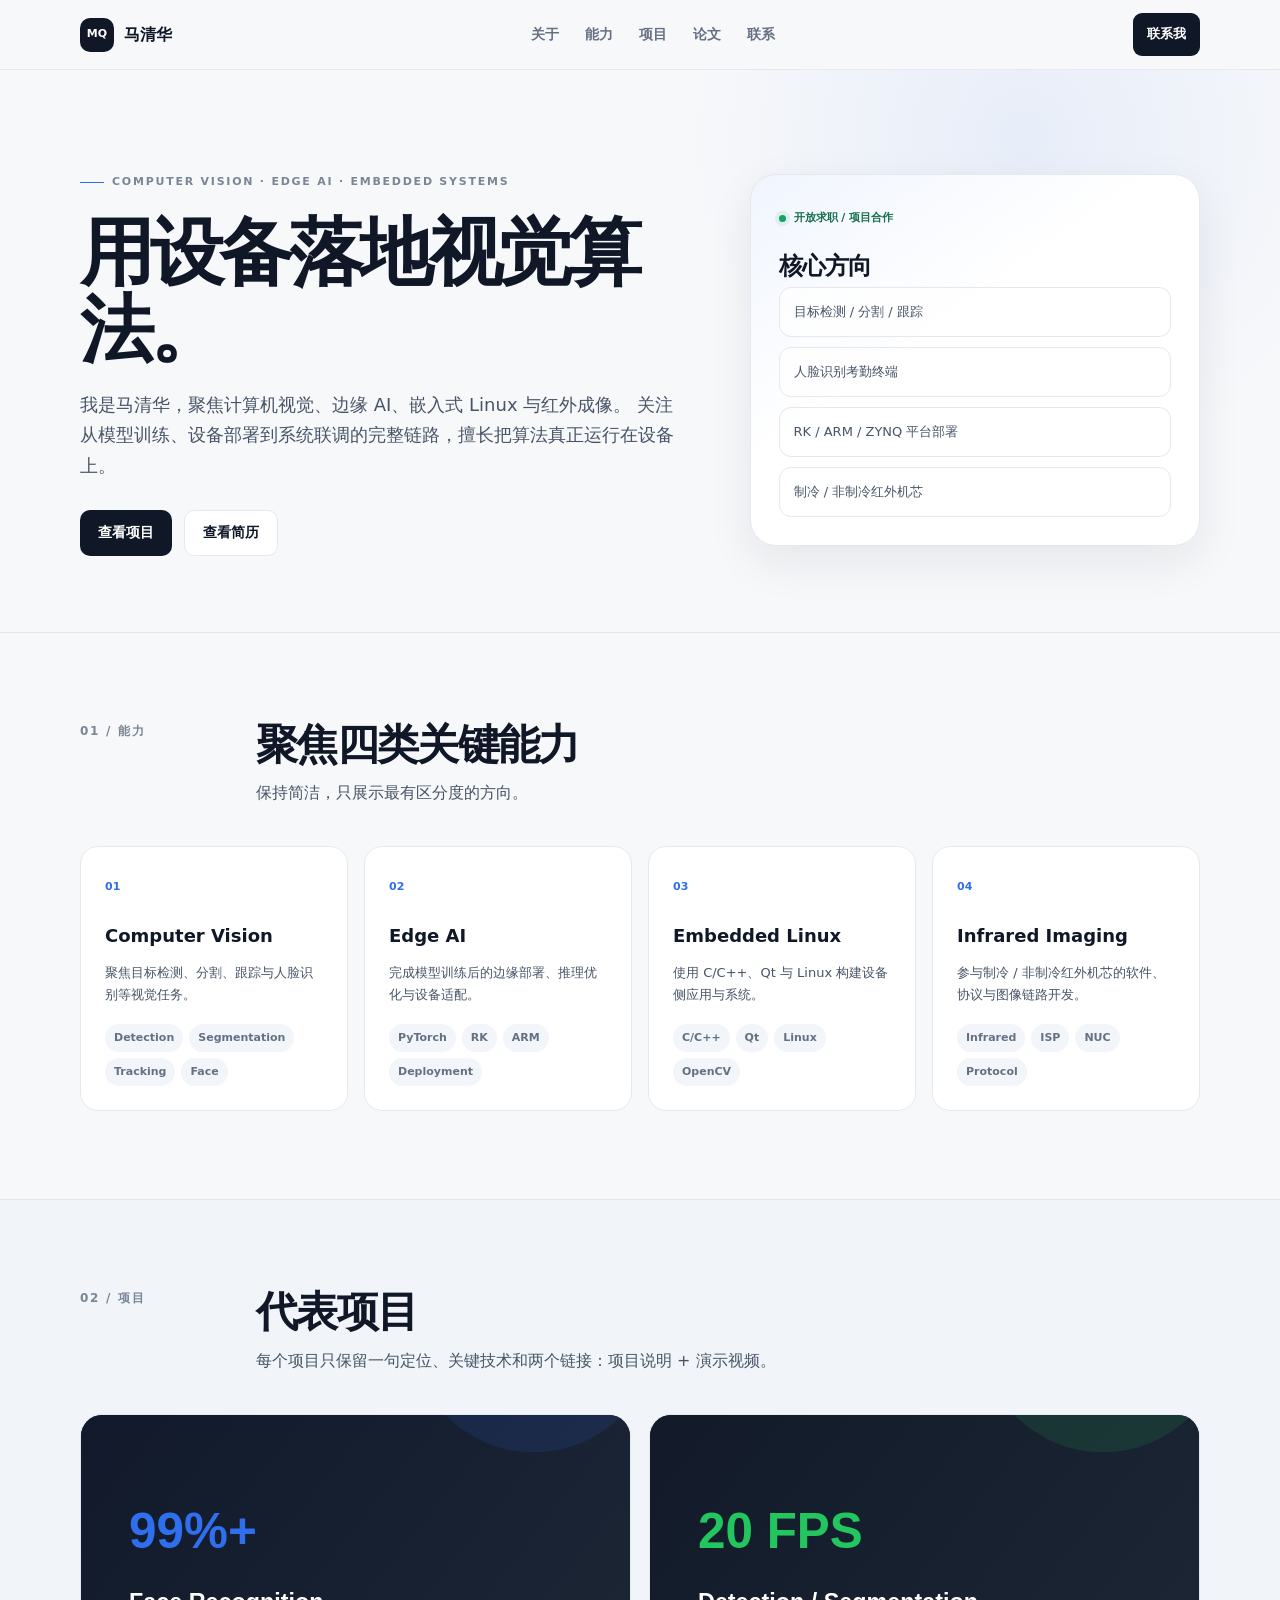
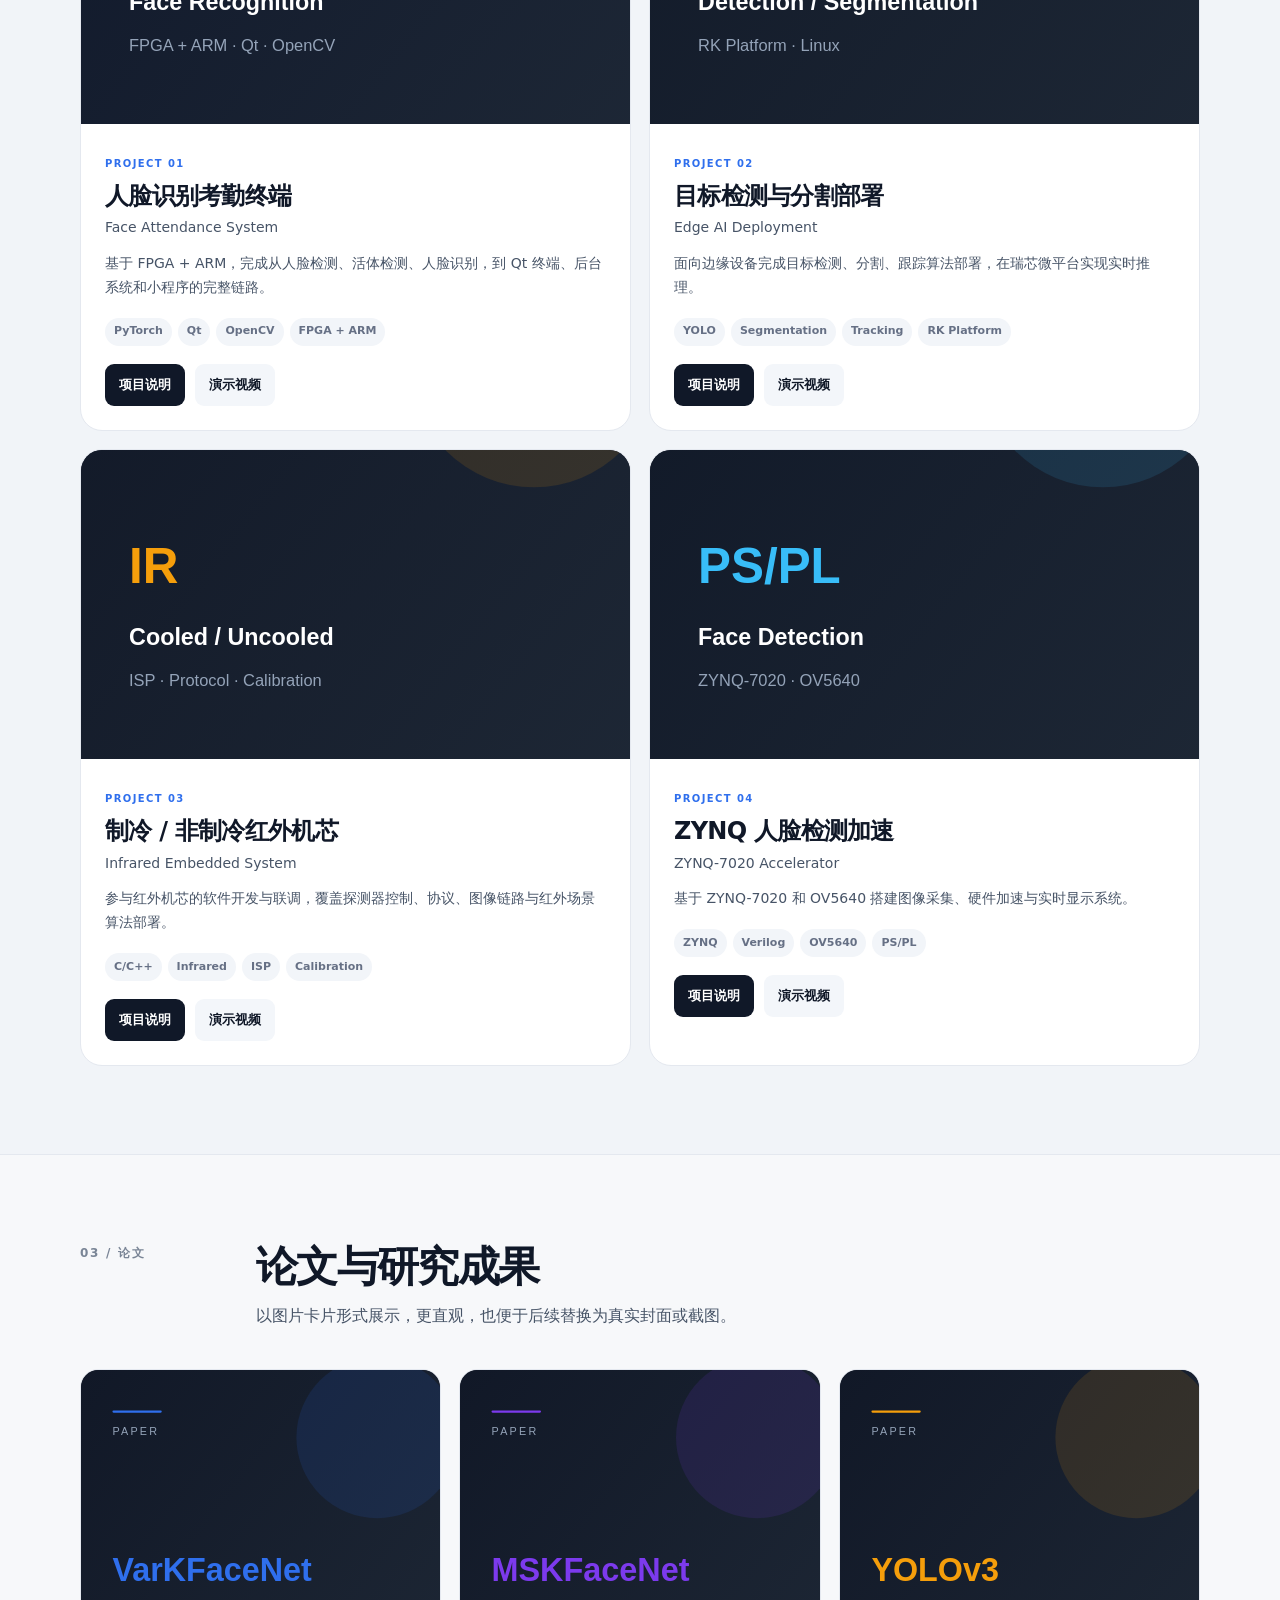
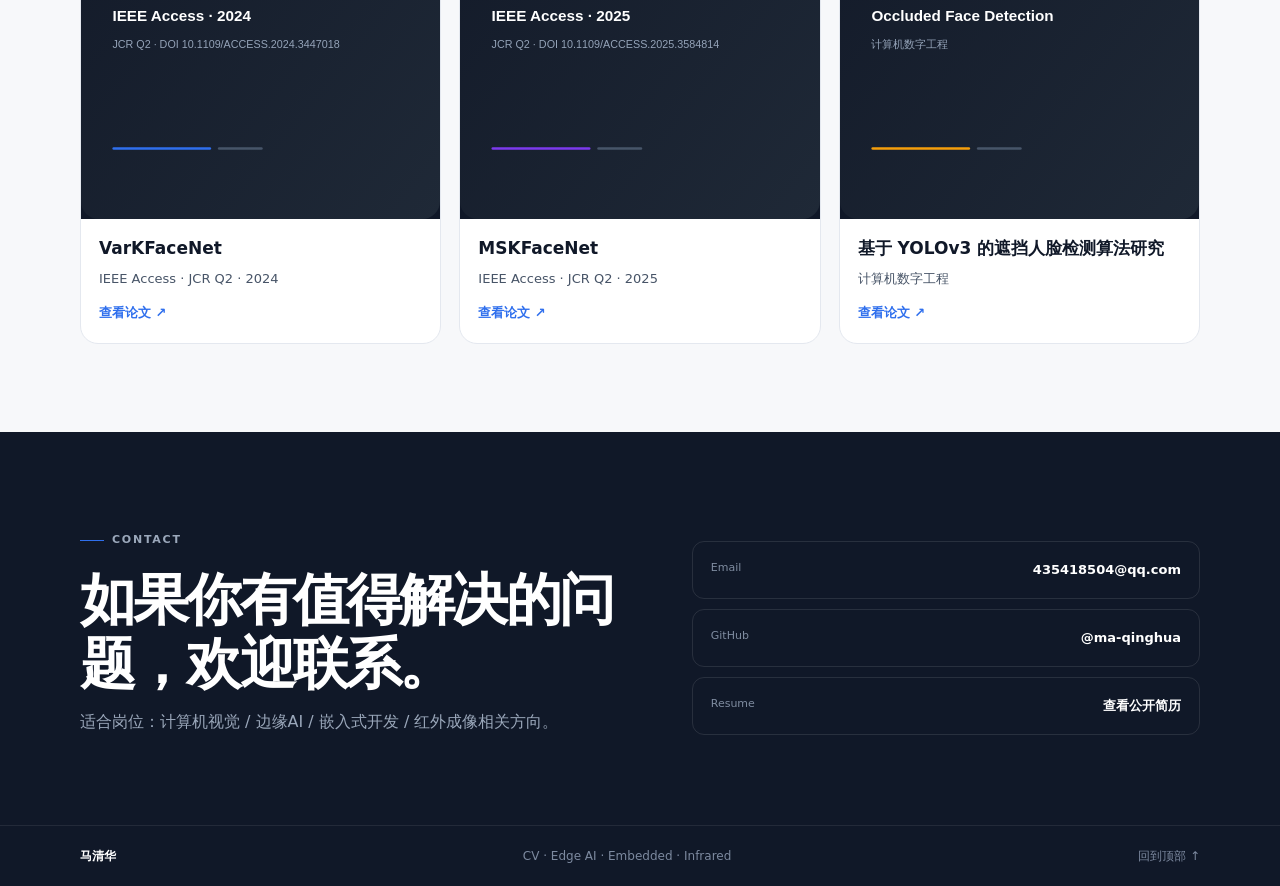
<file: index.html>
<!doctype html>
<html lang="zh-CN">
<head>
  <meta charset="UTF-8" />
  <meta name="viewport" content="width=device-width, initial-scale=1.0" />
  <meta name="description" content="马清华的个人网站：计算机视觉、边缘AI、嵌入式系统、红外成像。简约直接地展示个人能力、项目与论文成果。" />
  <meta name="theme-color" content="#f7f8fa" />
  <title>马清华｜CV · Edge AI · Embedded</title>
  <link rel="icon" href="./favicon.svg" type="image/svg+xml" />
  <link rel="stylesheet" href="./assets/styles/main.css" />
</head>
<body>
  <header class="site-header">
    <div class="page-width header-inner">
      <a class="brand" href="#top"><span class="brand-mark">MQ</span><span>马清华</span></a>
      <nav class="main-nav" id="main-nav">
        <a href="#about">关于</a>
        <a href="#skills">能力</a>
        <a href="#projects">项目</a>
        <a href="#papers">论文</a>
        <a href="#contact">联系</a>
      </nav>
      <div class="header-actions">
        <a class="header-link" href="#contact">联系我</a>
        <button class="menu-button" id="menu-button" aria-label="打开菜单" aria-expanded="false">☰</button>
      </div>
    </div>
  </header>

  <main id="top">
    <section class="hero" id="about">
      <div class="page-width hero-grid">
        <div class="reveal">
          <p class="eyebrow">COMPUTER VISION · EDGE AI · EMBEDDED SYSTEMS</p>
          <h1>用设备落地视觉算法。</h1>
          <p class="hero-summary">
            我是马清华，聚焦计算机视觉、边缘 AI、嵌入式 Linux 与红外成像。
            关注从模型训练、设备部署到系统联调的完整链路，擅长把算法真正运行在设备上。
          </p>
          <div class="hero-actions">
            <a class="button button-primary" href="#projects">查看项目</a>
            <a class="button button-secondary" href="./resume.pdf" target="_blank" rel="noreferrer">查看简历</a>
          </div>
        </div>
        <aside class="hero-panel reveal">
          <div>
            <span class="status"><i></i>开放求职 / 项目合作</span>
            <h2>核心方向</h2>
          </div>
          <ul class="hero-points">
            <li>目标检测 / 分割 / 跟踪</li>
            <li>人脸识别考勤终端</li>
            <li>RK / ARM / ZYNQ 平台部署</li>
            <li>制冷 / 非制冷红外机芯</li>
          </ul>
        </aside>
      </div>
    </section>

    <section class="section" id="skills">
      <div class="page-width">
        <div class="section-head">
          <div class="section-index">01 / 能力</div>
          <div>
            <h2>聚焦四类关键能力</h2>
            <p>保持简洁，只展示最有区分度的方向。</p>
          </div>
        </div>
        <div id="skill-list" class="skill-grid"></div>
      </div>
    </section>

    <section class="section section-soft" id="projects">
      <div class="page-width">
        <div class="section-head">
          <div class="section-index">02 / 项目</div>
          <div>
            <h2>代表项目</h2>
            <p>每个项目只保留一句定位、关键技术和两个链接：项目说明 + 演示视频。</p>
          </div>
        </div>
        <div id="project-list" class="project-grid"></div>
      </div>
    </section>

    <section class="section" id="papers">
      <div class="page-width">
        <div class="section-head">
          <div class="section-index">03 / 论文</div>
          <div>
            <h2>论文与研究成果</h2>
            <p>以图片卡片形式展示，更直观，也便于后续替换为真实封面或截图。</p>
          </div>
        </div>
        <div id="paper-list" class="paper-grid"></div>
      </div>
    </section>

    <section class="contact" id="contact">
      <div class="page-width contact-inner reveal">
        <div>
          <p class="eyebrow eyebrow-light">CONTACT</p>
          <h2>如果你有值得解决的问题，欢迎联系。</h2>
          <p>适合岗位：计算机视觉 / 边缘AI / 嵌入式开发 / 红外成像相关方向。</p>
        </div>
        <div class="contact-links">
          <a href="mailto:435418504@qq.com"><span>Email</span><strong>435418504@qq.com</strong></a>
          <a href="https://github.com/ma-qinghua" target="_blank" rel="noreferrer"><span>GitHub</span><strong>@ma-qinghua</strong></a>
          <a href="./resume.pdf" target="_blank" rel="noreferrer"><span>Resume</span><strong>查看公开简历</strong></a>
        </div>
      </div>
    </section>
  </main>

  <footer class="site-footer">
    <div class="page-width footer-inner">
      <strong>马清华</strong>
      <span>CV · Edge AI · Embedded · Infrared</span>
      <a href="#top">回到顶部 ↑</a>
    </div>
  </footer>

  <script type="module" src="./assets/js/main.js"></script>
</body>
</html>
</file>
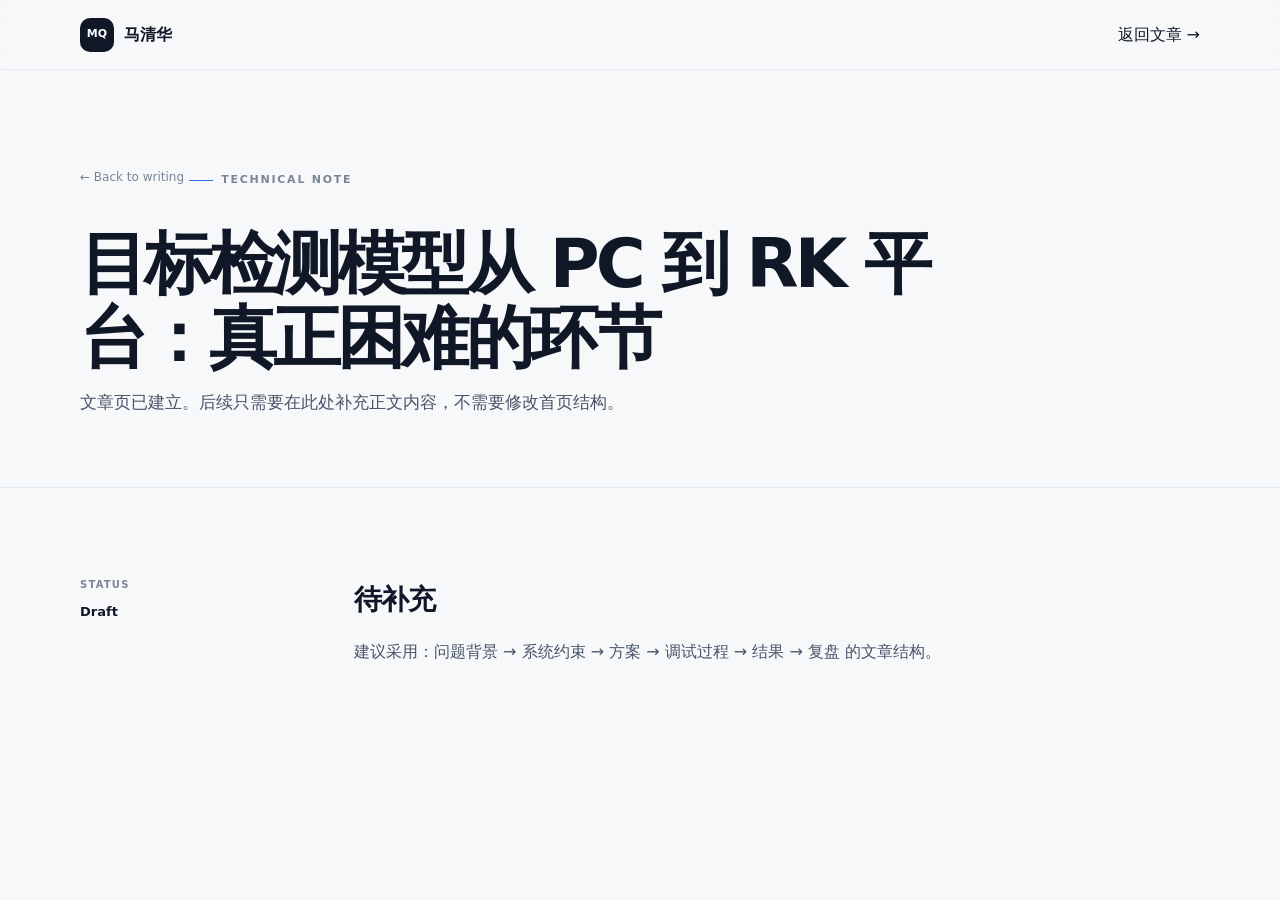
<file: articles/edge-ai-deployment.html>
<!doctype html>
<html lang="zh-CN">
<head>
  <meta charset="UTF-8"/>
  <meta name="viewport" content="width=device-width, initial-scale=1.0"/>
  <title>目标检测模型从 PC 到 RK 平台：真正困难的环节｜马清华</title>
  <link rel="stylesheet" href="../assets/styles/project-detail.css"/>
</head>
<body>
  <header class="site-header">
    <div class="page-width header-inner">
      <a class="brand" href="../index.html"><span class="brand-mark">MQ</span><span>马清华</span></a>
      <a class="header-contact" href="../index.html#writing">返回文章 →</a>
    </div>
  </header>
  <main>
    <section class="detail-hero">
      <div class="page-width">
        <a class="detail-back" href="../index.html#writing">← Back to writing</a>
        <p class="eyebrow">TECHNICAL NOTE</p>
        <h1>目标检测模型从 PC 到 RK 平台：真正困难的环节</h1>
        <p class="detail-lead">文章页已建立。后续只需要在此处补充正文内容，不需要修改首页结构。</p>
      </div>
    </section>
    <section class="section">
      <div class="page-width detail-grid">
        <aside class="detail-side"><span>STATUS</span><strong>Draft</strong></aside>
        <div class="detail-content">
          <section>
            <h2>待补充</h2>
            <p>建议采用：问题背景 → 系统约束 → 方案 → 调试过程 → 结果 → 复盘 的文章结构。</p>
          </section>
        </div>
      </div>
    </section>
  </main>
</body>
</html>
</file>
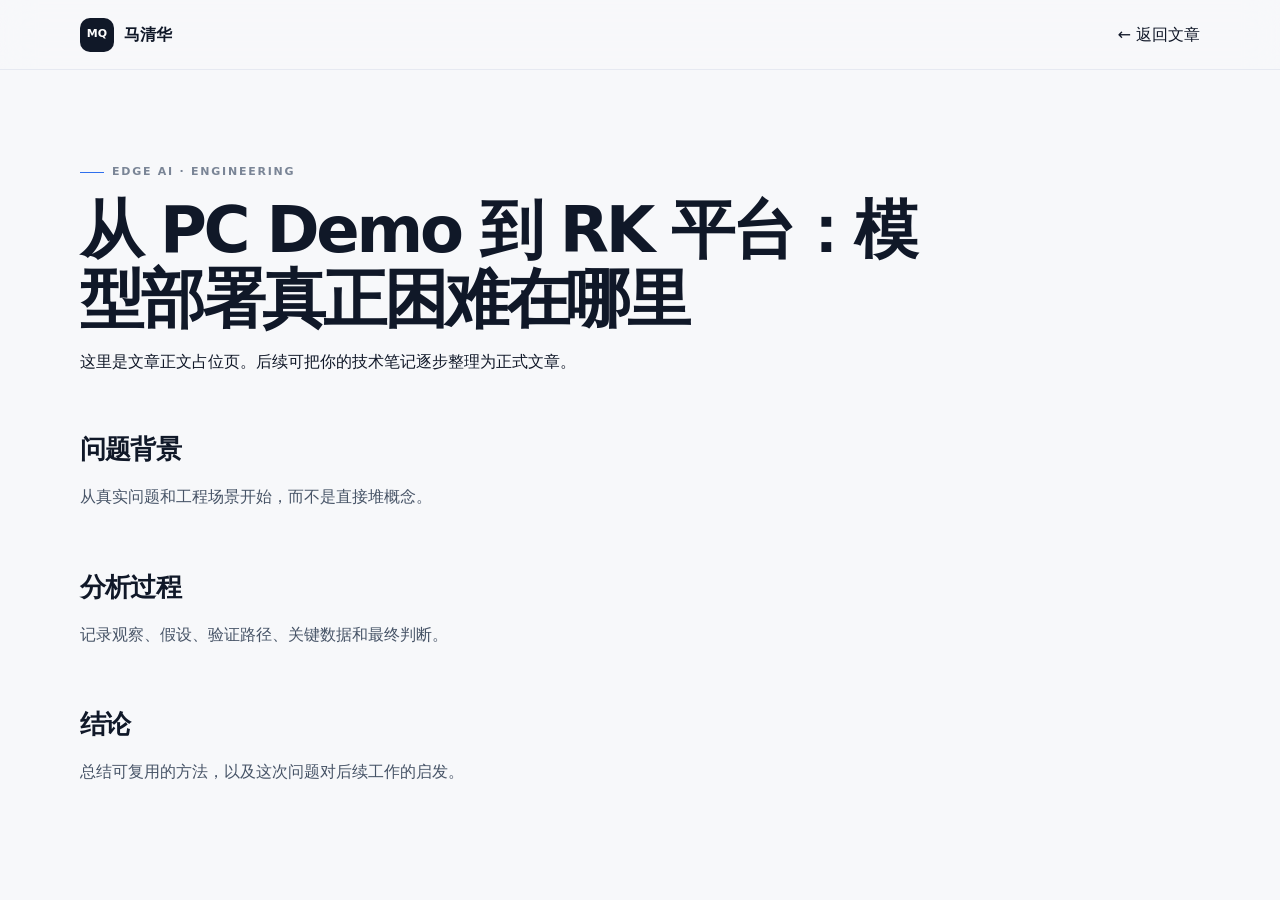
<file: articles/edge-ai.html>
<!doctype html><html lang="zh-CN"><head><meta charset="UTF-8"><meta name="viewport" content="width=device-width,initial-scale=1"><title>从 PC Demo 到 RK 平台：模型部署真正困难在哪里｜马清华</title><link rel="stylesheet" href="../assets/styles/detail.css"></head><body>
<header class="site-header"><div class="page-width header-inner"><a class="brand" href="../index.html"><span class="brand-mark">MQ</span><span>马清华</span></a><a class="header-contact" href="../index.html#writing">← 返回文章</a></div></header>
<main><section class="detail-hero"><div class="page-width"><span class="eyebrow">EDGE AI · ENGINEERING</span><h1>从 PC Demo 到 RK 平台：模型部署真正困难在哪里</h1><p>这里是文章正文占位页。后续可把你的技术笔记逐步整理为正式文章。</p></div></section>
<section class="detail-content"><div class="page-width"><article class="detail-body"><section class="detail-block"><h2>问题背景</h2><p>从真实问题和工程场景开始，而不是直接堆概念。</p></section><section class="detail-block"><h2>分析过程</h2><p>记录观察、假设、验证路径、关键数据和最终判断。</p></section><section class="detail-block"><h2>结论</h2><p>总结可复用的方法，以及这次问题对后续工作的启发。</p></section></article></div></section></main></body></html>
</file>
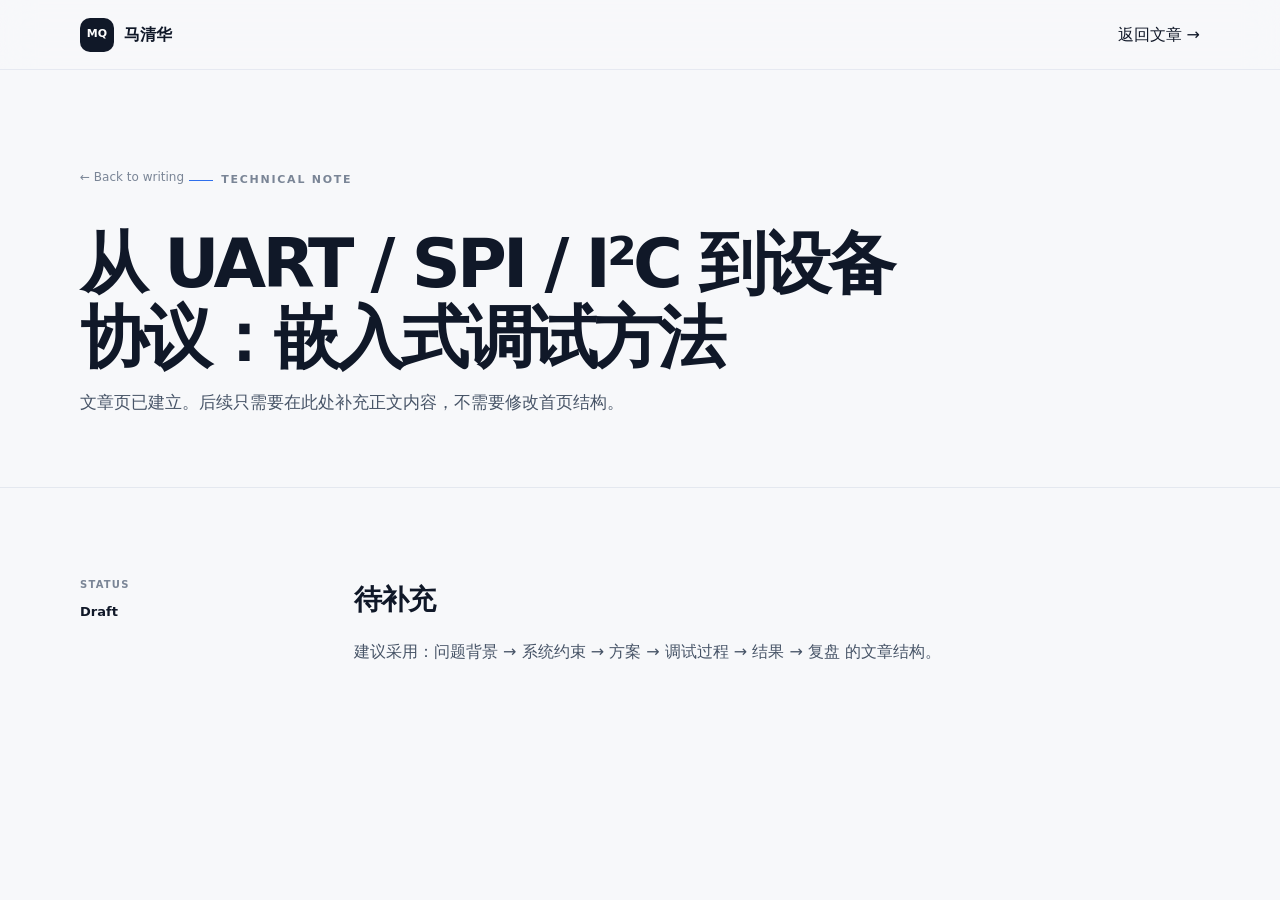
<file: articles/embedded-debug.html>
<!doctype html>
<html lang="zh-CN">
<head>
  <meta charset="UTF-8"/>
  <meta name="viewport" content="width=device-width, initial-scale=1.0"/>
  <title>从 UART / SPI / I²C 到设备协议：嵌入式调试方法｜马清华</title>
  <link rel="stylesheet" href="../assets/styles/project-detail.css"/>
</head>
<body>
  <header class="site-header">
    <div class="page-width header-inner">
      <a class="brand" href="../index.html"><span class="brand-mark">MQ</span><span>马清华</span></a>
      <a class="header-contact" href="../index.html#writing">返回文章 →</a>
    </div>
  </header>
  <main>
    <section class="detail-hero">
      <div class="page-width">
        <a class="detail-back" href="../index.html#writing">← Back to writing</a>
        <p class="eyebrow">TECHNICAL NOTE</p>
        <h1>从 UART / SPI / I²C 到设备协议：嵌入式调试方法</h1>
        <p class="detail-lead">文章页已建立。后续只需要在此处补充正文内容，不需要修改首页结构。</p>
      </div>
    </section>
    <section class="section">
      <div class="page-width detail-grid">
        <aside class="detail-side"><span>STATUS</span><strong>Draft</strong></aside>
        <div class="detail-content">
          <section>
            <h2>待补充</h2>
            <p>建议采用：问题背景 → 系统约束 → 方案 → 调试过程 → 结果 → 复盘 的文章结构。</p>
          </section>
        </div>
      </div>
    </section>
  </main>
</body>
</html>
</file>
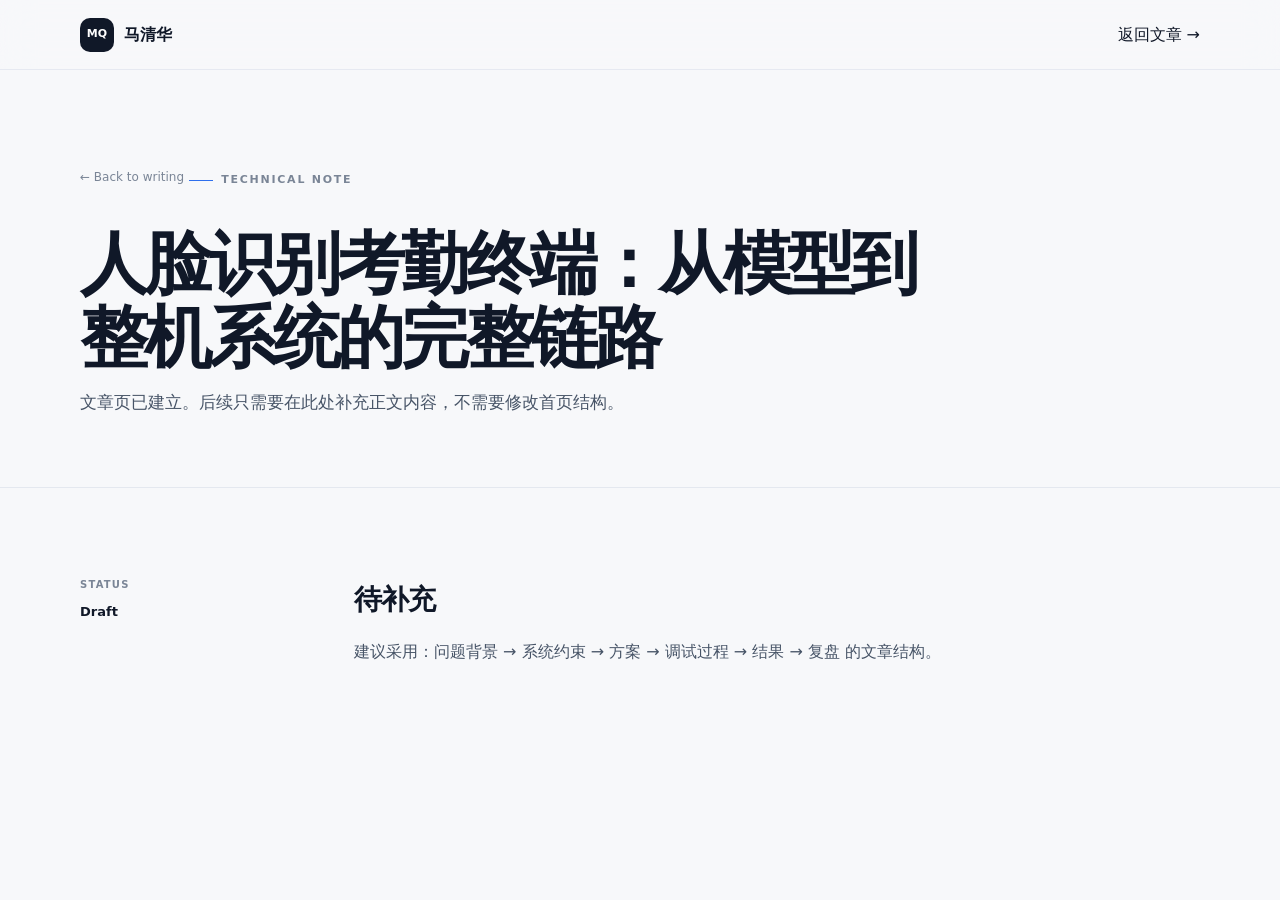
<file: articles/face-system.html>
<!doctype html>
<html lang="zh-CN">
<head>
  <meta charset="UTF-8"/>
  <meta name="viewport" content="width=device-width, initial-scale=1.0"/>
  <title>人脸识别考勤终端：从模型到整机系统的完整链路｜马清华</title>
  <link rel="stylesheet" href="../assets/styles/project-detail.css"/>
</head>
<body>
  <header class="site-header">
    <div class="page-width header-inner">
      <a class="brand" href="../index.html"><span class="brand-mark">MQ</span><span>马清华</span></a>
      <a class="header-contact" href="../index.html#writing">返回文章 →</a>
    </div>
  </header>
  <main>
    <section class="detail-hero">
      <div class="page-width">
        <a class="detail-back" href="../index.html#writing">← Back to writing</a>
        <p class="eyebrow">TECHNICAL NOTE</p>
        <h1>人脸识别考勤终端：从模型到整机系统的完整链路</h1>
        <p class="detail-lead">文章页已建立。后续只需要在此处补充正文内容，不需要修改首页结构。</p>
      </div>
    </section>
    <section class="section">
      <div class="page-width detail-grid">
        <aside class="detail-side"><span>STATUS</span><strong>Draft</strong></aside>
        <div class="detail-content">
          <section>
            <h2>待补充</h2>
            <p>建议采用：问题背景 → 系统约束 → 方案 → 调试过程 → 结果 → 复盘 的文章结构。</p>
          </section>
        </div>
      </div>
    </section>
  </main>
</body>
</html>
</file>
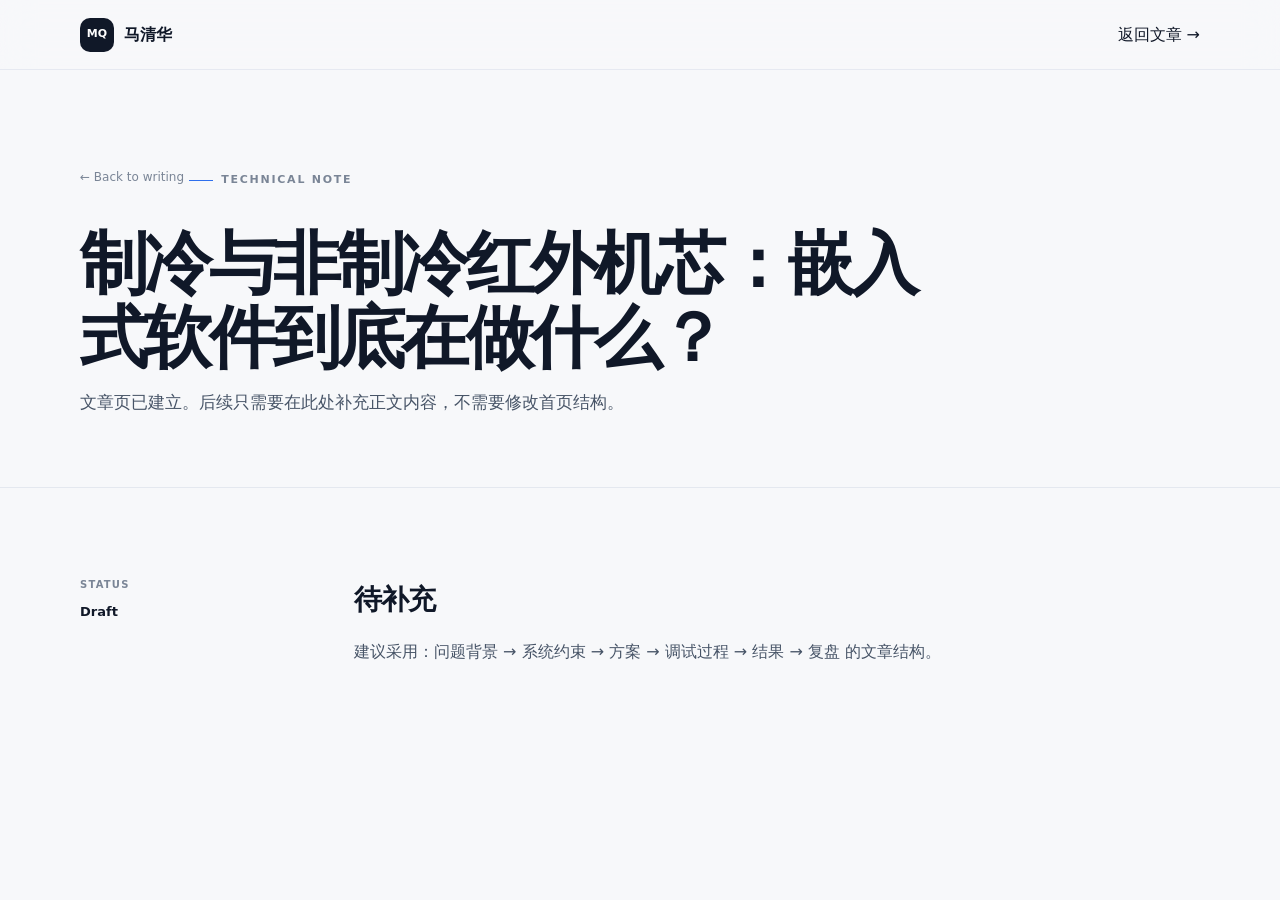
<file: articles/infrared-core.html>
<!doctype html>
<html lang="zh-CN">
<head>
  <meta charset="UTF-8"/>
  <meta name="viewport" content="width=device-width, initial-scale=1.0"/>
  <title>制冷与非制冷红外机芯：嵌入式软件到底在做什么？｜马清华</title>
  <link rel="stylesheet" href="../assets/styles/project-detail.css"/>
</head>
<body>
  <header class="site-header">
    <div class="page-width header-inner">
      <a class="brand" href="../index.html"><span class="brand-mark">MQ</span><span>马清华</span></a>
      <a class="header-contact" href="../index.html#writing">返回文章 →</a>
    </div>
  </header>
  <main>
    <section class="detail-hero">
      <div class="page-width">
        <a class="detail-back" href="../index.html#writing">← Back to writing</a>
        <p class="eyebrow">TECHNICAL NOTE</p>
        <h1>制冷与非制冷红外机芯：嵌入式软件到底在做什么？</h1>
        <p class="detail-lead">文章页已建立。后续只需要在此处补充正文内容，不需要修改首页结构。</p>
      </div>
    </section>
    <section class="section">
      <div class="page-width detail-grid">
        <aside class="detail-side"><span>STATUS</span><strong>Draft</strong></aside>
        <div class="detail-content">
          <section>
            <h2>待补充</h2>
            <p>建议采用：问题背景 → 系统约束 → 方案 → 调试过程 → 结果 → 复盘 的文章结构。</p>
          </section>
        </div>
      </div>
    </section>
  </main>
</body>
</html>
</file>
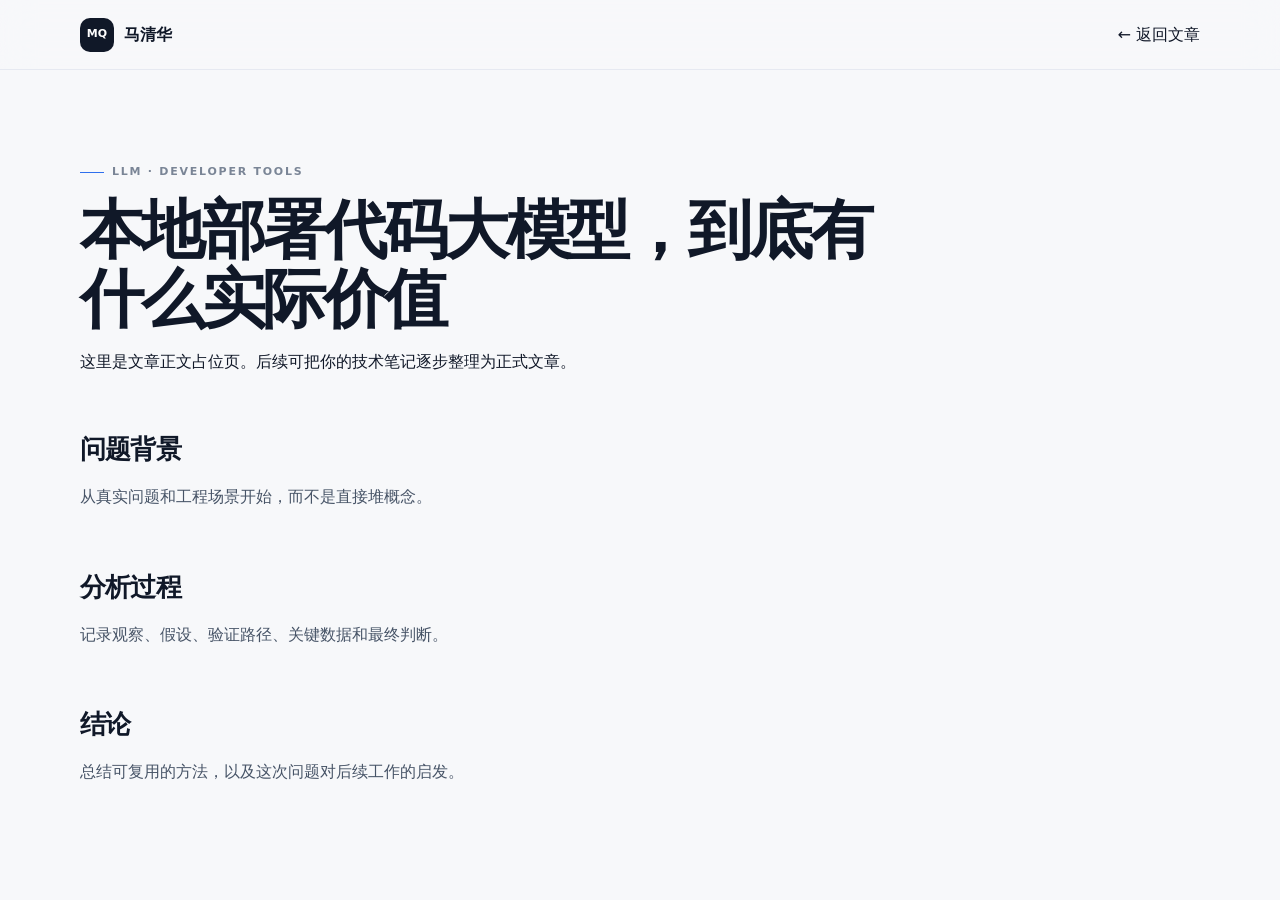
<file: articles/local-code-ai.html>
<!doctype html><html lang="zh-CN"><head><meta charset="UTF-8"><meta name="viewport" content="width=device-width,initial-scale=1"><title>本地部署代码大模型，到底有什么实际价值｜马清华</title><link rel="stylesheet" href="../assets/styles/detail.css"></head><body>
<header class="site-header"><div class="page-width header-inner"><a class="brand" href="../index.html"><span class="brand-mark">MQ</span><span>马清华</span></a><a class="header-contact" href="../index.html#writing">← 返回文章</a></div></header>
<main><section class="detail-hero"><div class="page-width"><span class="eyebrow">LLM · DEVELOPER TOOLS</span><h1>本地部署代码大模型，到底有什么实际价值</h1><p>这里是文章正文占位页。后续可把你的技术笔记逐步整理为正式文章。</p></div></section>
<section class="detail-content"><div class="page-width"><article class="detail-body"><section class="detail-block"><h2>问题背景</h2><p>从真实问题和工程场景开始，而不是直接堆概念。</p></section><section class="detail-block"><h2>分析过程</h2><p>记录观察、假设、验证路径、关键数据和最终判断。</p></section><section class="detail-block"><h2>结论</h2><p>总结可复用的方法，以及这次问题对后续工作的启发。</p></section></article></div></section></main></body></html>
</file>
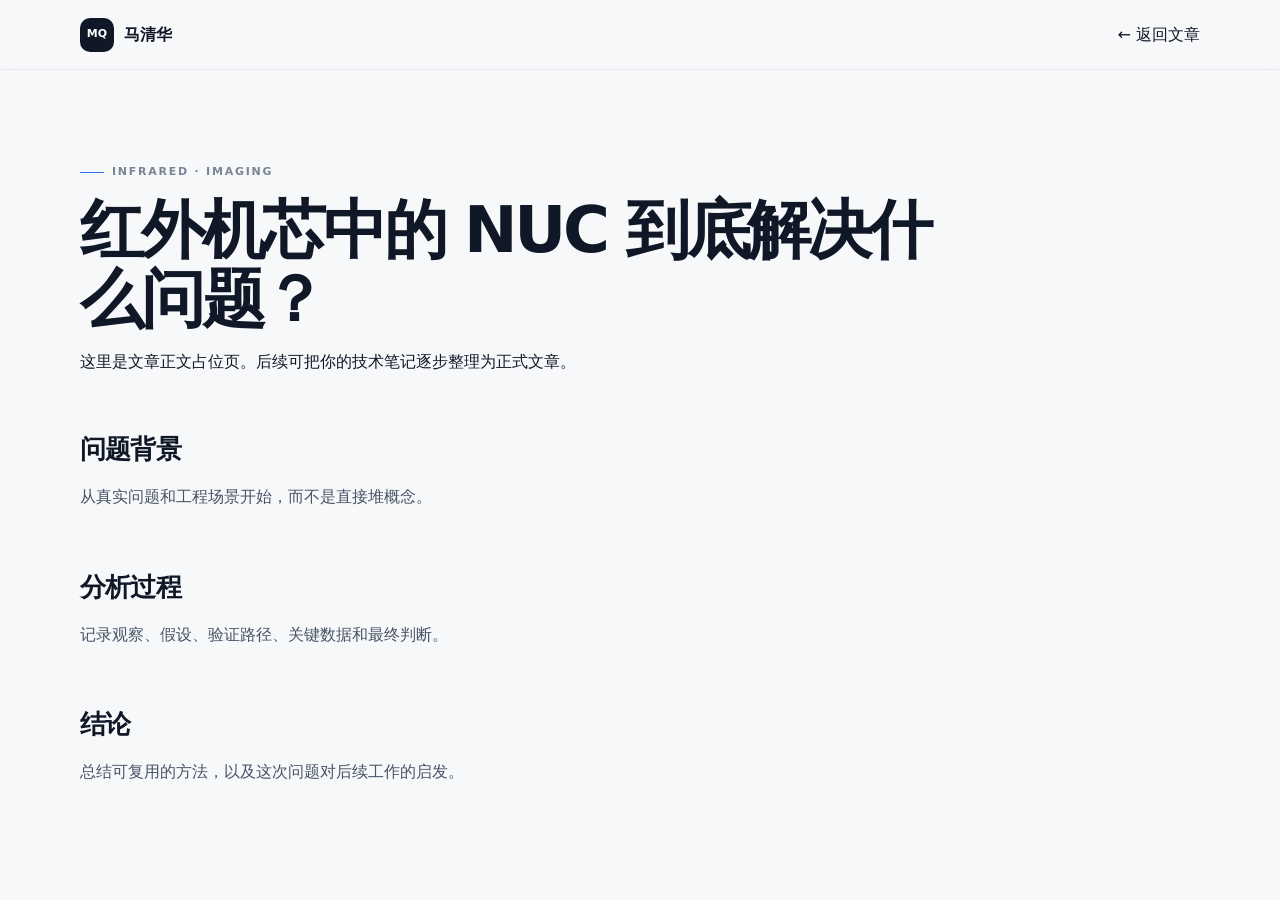
<file: articles/nuc.html>
<!doctype html><html lang="zh-CN"><head><meta charset="UTF-8"><meta name="viewport" content="width=device-width,initial-scale=1"><title>红外机芯中的 NUC 到底解决什么问题？｜马清华</title><link rel="stylesheet" href="../assets/styles/detail.css"></head><body>
<header class="site-header"><div class="page-width header-inner"><a class="brand" href="../index.html"><span class="brand-mark">MQ</span><span>马清华</span></a><a class="header-contact" href="../index.html#writing">← 返回文章</a></div></header>
<main><section class="detail-hero"><div class="page-width"><span class="eyebrow">INFRARED · IMAGING</span><h1>红外机芯中的 NUC 到底解决什么问题？</h1><p>这里是文章正文占位页。后续可把你的技术笔记逐步整理为正式文章。</p></div></section>
<section class="detail-content"><div class="page-width"><article class="detail-body"><section class="detail-block"><h2>问题背景</h2><p>从真实问题和工程场景开始，而不是直接堆概念。</p></section><section class="detail-block"><h2>分析过程</h2><p>记录观察、假设、验证路径、关键数据和最终判断。</p></section><section class="detail-block"><h2>结论</h2><p>总结可复用的方法，以及这次问题对后续工作的启发。</p></section></article></div></section></main></body></html>
</file>
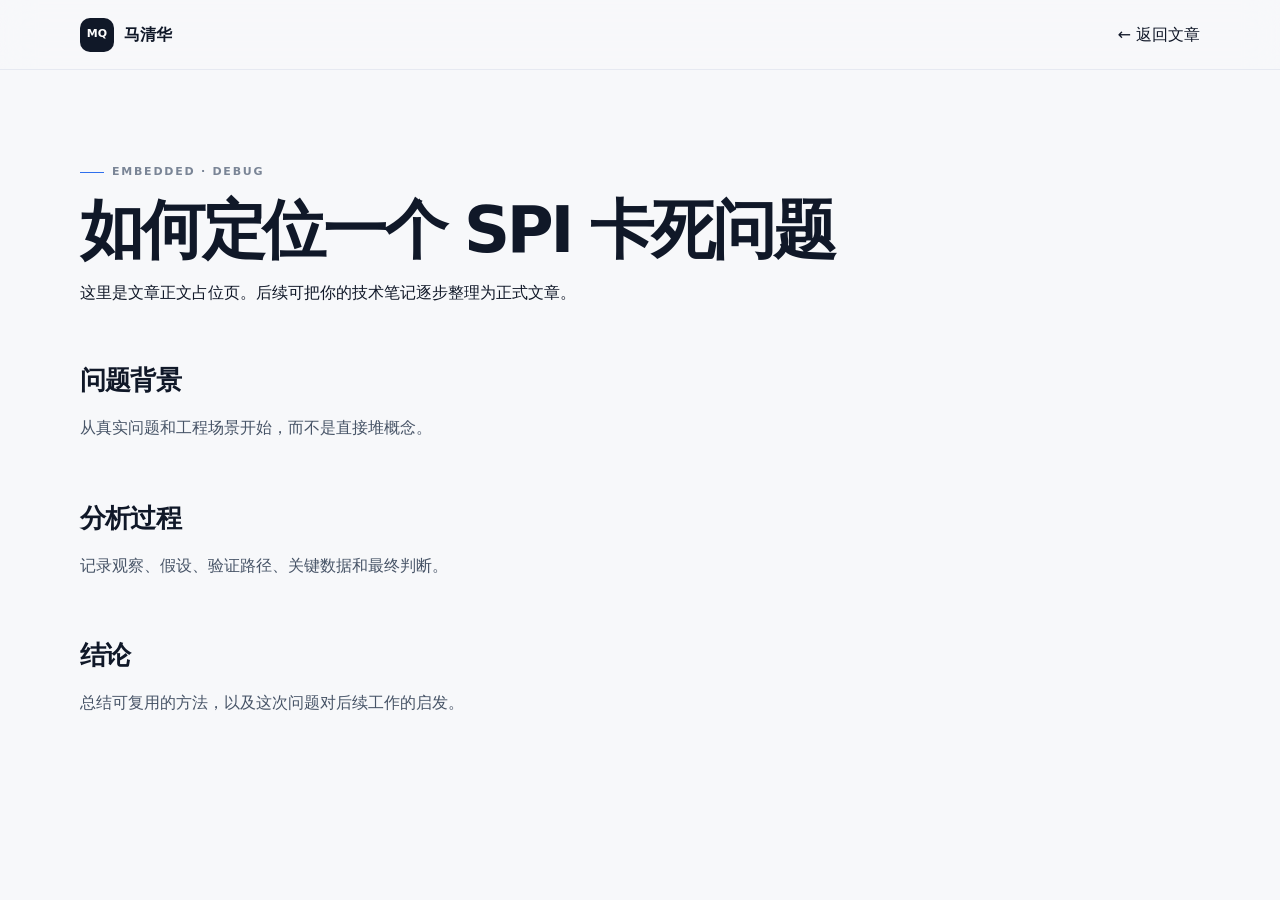
<file: articles/spi-debug.html>
<!doctype html><html lang="zh-CN"><head><meta charset="UTF-8"><meta name="viewport" content="width=device-width,initial-scale=1"><title>如何定位一个 SPI 卡死问题｜马清华</title><link rel="stylesheet" href="../assets/styles/detail.css"></head><body>
<header class="site-header"><div class="page-width header-inner"><a class="brand" href="../index.html"><span class="brand-mark">MQ</span><span>马清华</span></a><a class="header-contact" href="../index.html#writing">← 返回文章</a></div></header>
<main><section class="detail-hero"><div class="page-width"><span class="eyebrow">EMBEDDED · DEBUG</span><h1>如何定位一个 SPI 卡死问题</h1><p>这里是文章正文占位页。后续可把你的技术笔记逐步整理为正式文章。</p></div></section>
<section class="detail-content"><div class="page-width"><article class="detail-body"><section class="detail-block"><h2>问题背景</h2><p>从真实问题和工程场景开始，而不是直接堆概念。</p></section><section class="detail-block"><h2>分析过程</h2><p>记录观察、假设、验证路径、关键数据和最终判断。</p></section><section class="detail-block"><h2>结论</h2><p>总结可复用的方法，以及这次问题对后续工作的启发。</p></section></article></div></section></main></body></html>
</file>
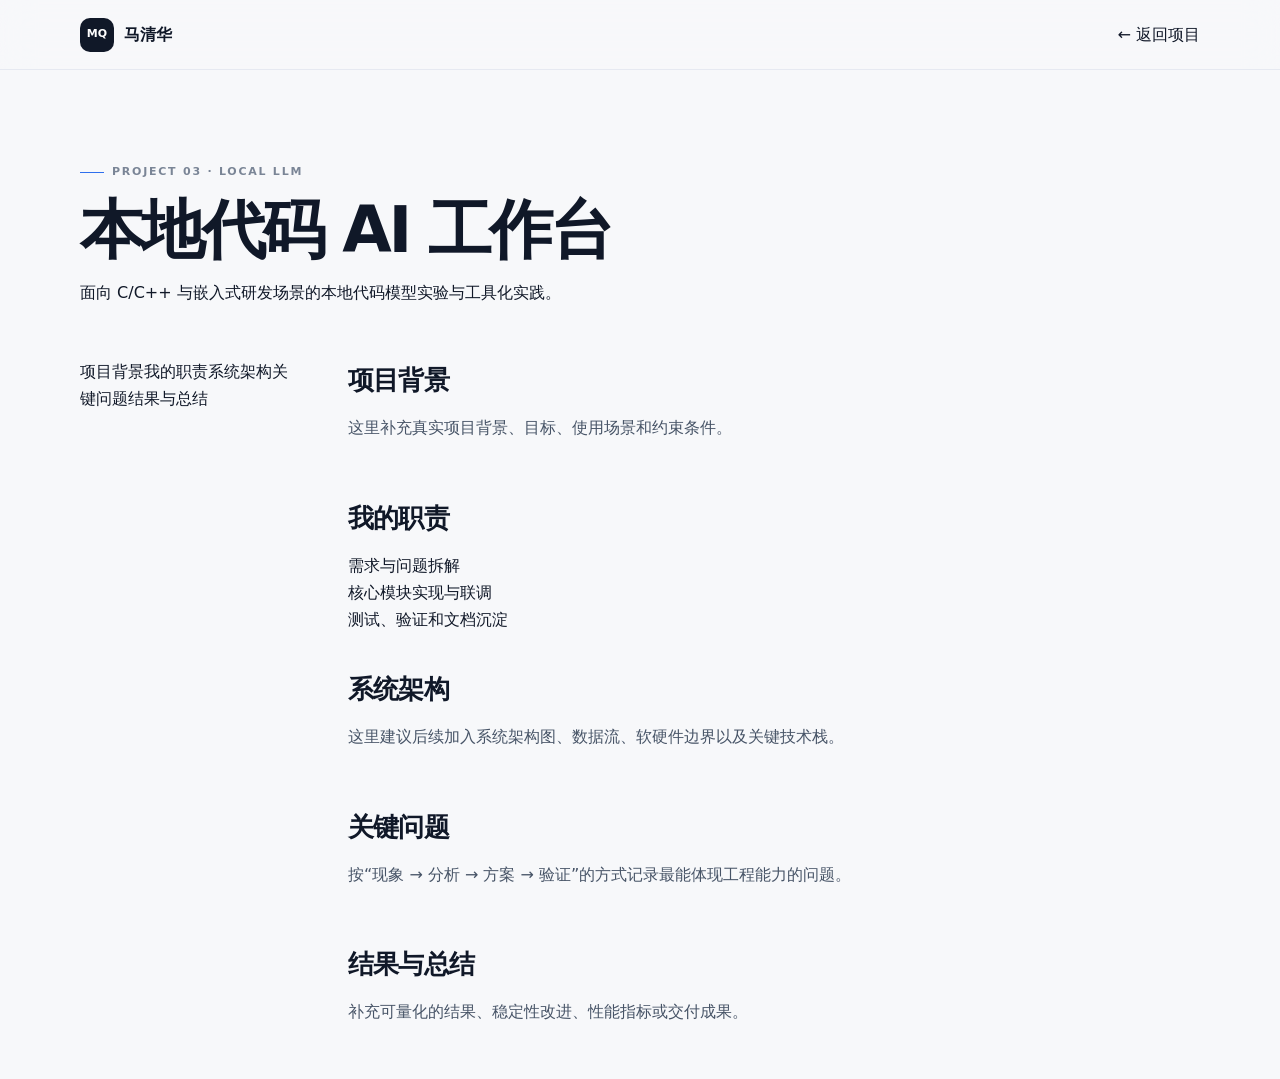
<file: projects/code-ai.html>
<!doctype html><html lang="zh-CN"><head><meta charset="UTF-8"><meta name="viewport" content="width=device-width,initial-scale=1"><title>本地代码 AI 工作台｜马清华</title><link rel="stylesheet" href="../assets/styles/detail.css"></head><body>
<header class="site-header"><div class="page-width header-inner"><a class="brand" href="../index.html"><span class="brand-mark">MQ</span><span>马清华</span></a><a class="header-contact" href="../index.html#projects">← 返回项目</a></div></header>
<main><section class="detail-hero"><div class="page-width"><span class="eyebrow">PROJECT 03 · LOCAL LLM</span><h1>本地代码 AI 工作台</h1><p>面向 C/C++ 与嵌入式研发场景的本地代码模型实验与工具化实践。</p></div></section>
<section class="detail-content"><div class="page-width detail-grid"><nav class="detail-nav"><a href="#background">项目背景</a><a href="#role">我的职责</a><a href="#architecture">系统架构</a><a href="#problems">关键问题</a><a href="#result">结果与总结</a></nav><article class="detail-body">
<section id="background" class="detail-block"><h2>项目背景</h2><p>这里补充真实项目背景、目标、使用场景和约束条件。</p></section>
<section id="role" class="detail-block"><h2>我的职责</h2><ul><li>需求与问题拆解</li><li>核心模块实现与联调</li><li>测试、验证和文档沉淀</li></ul></section>
<section id="architecture" class="detail-block"><h2>系统架构</h2><p>这里建议后续加入系统架构图、数据流、软硬件边界以及关键技术栈。</p></section>
<section id="problems" class="detail-block"><h2>关键问题</h2><p>按“现象 → 分析 → 方案 → 验证”的方式记录最能体现工程能力的问题。</p></section>
<section id="result" class="detail-block"><h2>结果与总结</h2><p>补充可量化的结果、稳定性改进、性能指标或交付成果。</p></section>
</article></div></section></main></body></html>
</file>
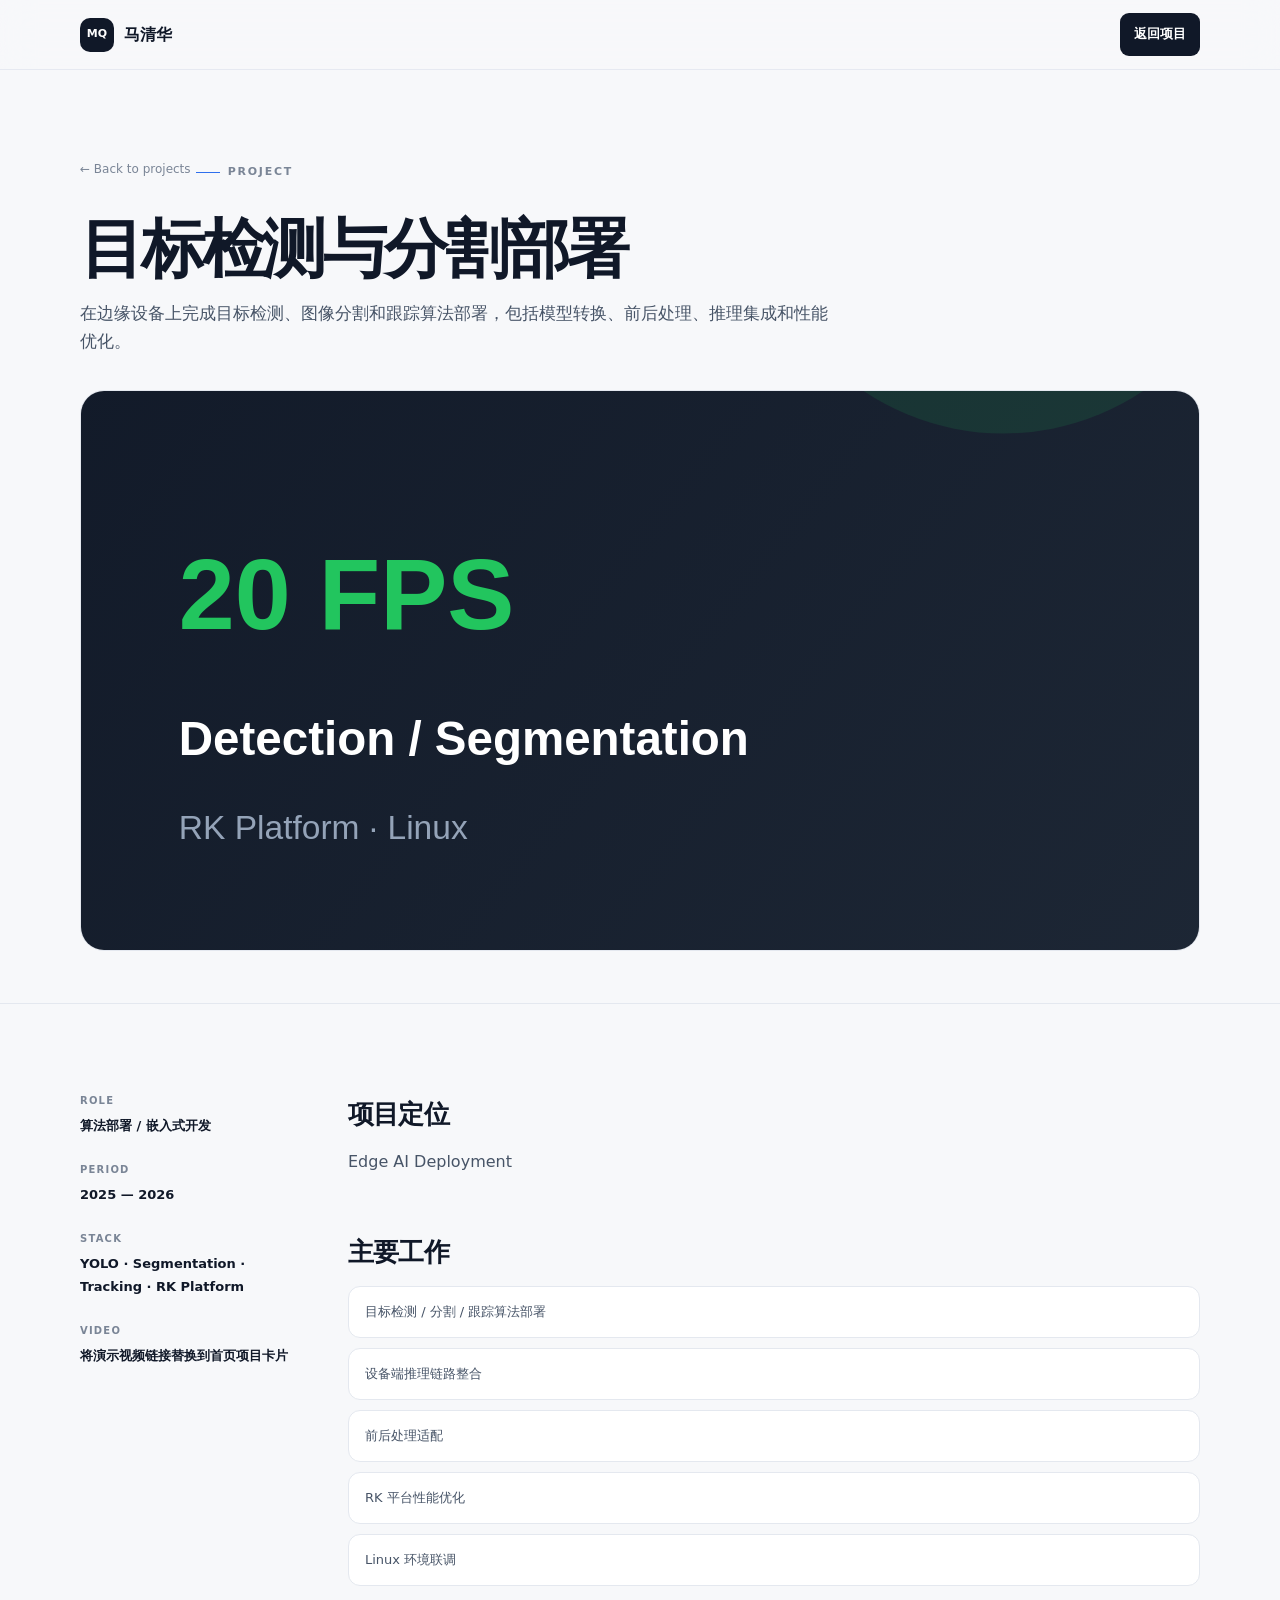
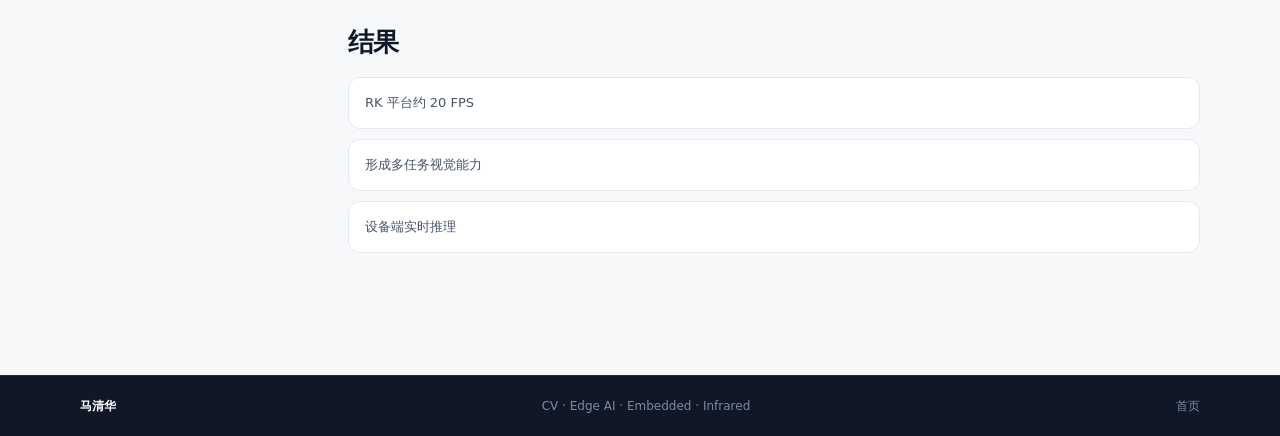
<file: projects/edge-ai.html>
<!doctype html>
<html lang="zh-CN">
<head>
  <meta charset="UTF-8" />
  <meta name="viewport" content="width=device-width, initial-scale=1.0" />
  <title>目标检测与分割部署｜马清华</title>
  <link rel="icon" href="../favicon.svg" type="image/svg+xml" />
  <link rel="stylesheet" href="../assets/styles/detail.css" />
</head>
<body>
  <header class="site-header"><div class="page-width header-inner"><a class="brand" href="../index.html"><span class="brand-mark">MQ</span><span>马清华</span></a><a class="header-link" href="../index.html#projects">返回项目</a></div></header>
  <main>
    <section class="detail-hero">
      <div class="page-width">
        <a class="detail-back" href="../index.html#projects">← Back to projects</a>
        <p class="eyebrow">PROJECT</p>
        <h1>目标检测与分割部署</h1>
        <p class="detail-summary">在边缘设备上完成目标检测、图像分割和跟踪算法部署，包括模型转换、前后处理、推理集成和性能优化。</p>
        <div class="detail-cover"><img src="../assets/images/projects/edge-ai.svg" alt="目标检测与分割部署"></div>
      </div>
    </section>
    <section class="section">
      <div class="page-width detail-grid">
        <aside class="detail-side">
          <span>ROLE</span><strong>算法部署 / 嵌入式开发</strong>
          <span>PERIOD</span><strong>2025 — 2026</strong>
          <span>STACK</span><strong>YOLO · Segmentation · Tracking · RK Platform</strong>
          <span>VIDEO</span><strong>将演示视频链接替换到首页项目卡片</strong>
        </aside>
        <div class="detail-content">
          <section><h2>项目定位</h2><p>Edge AI Deployment</p></section>
          <section><h2>主要工作</h2><ul class="detail-list"><li>目标检测 / 分割 / 跟踪算法部署</li><li>设备端推理链路整合</li><li>前后处理适配</li><li>RK 平台性能优化</li><li>Linux 环境联调</li></ul></section>
          <section><h2>结果</h2><ul class="detail-list"><li>RK 平台约 20 FPS</li><li>形成多任务视觉能力</li><li>设备端实时推理</li></ul></section>
        </div>
      </div>
    </section>
  </main>
  <footer class="site-footer"><div class="page-width footer-inner"><strong>马清华</strong><span>CV · Edge AI · Embedded · Infrared</span><a href="../index.html">首页</a></div></footer>
</body>
</html>
</file>
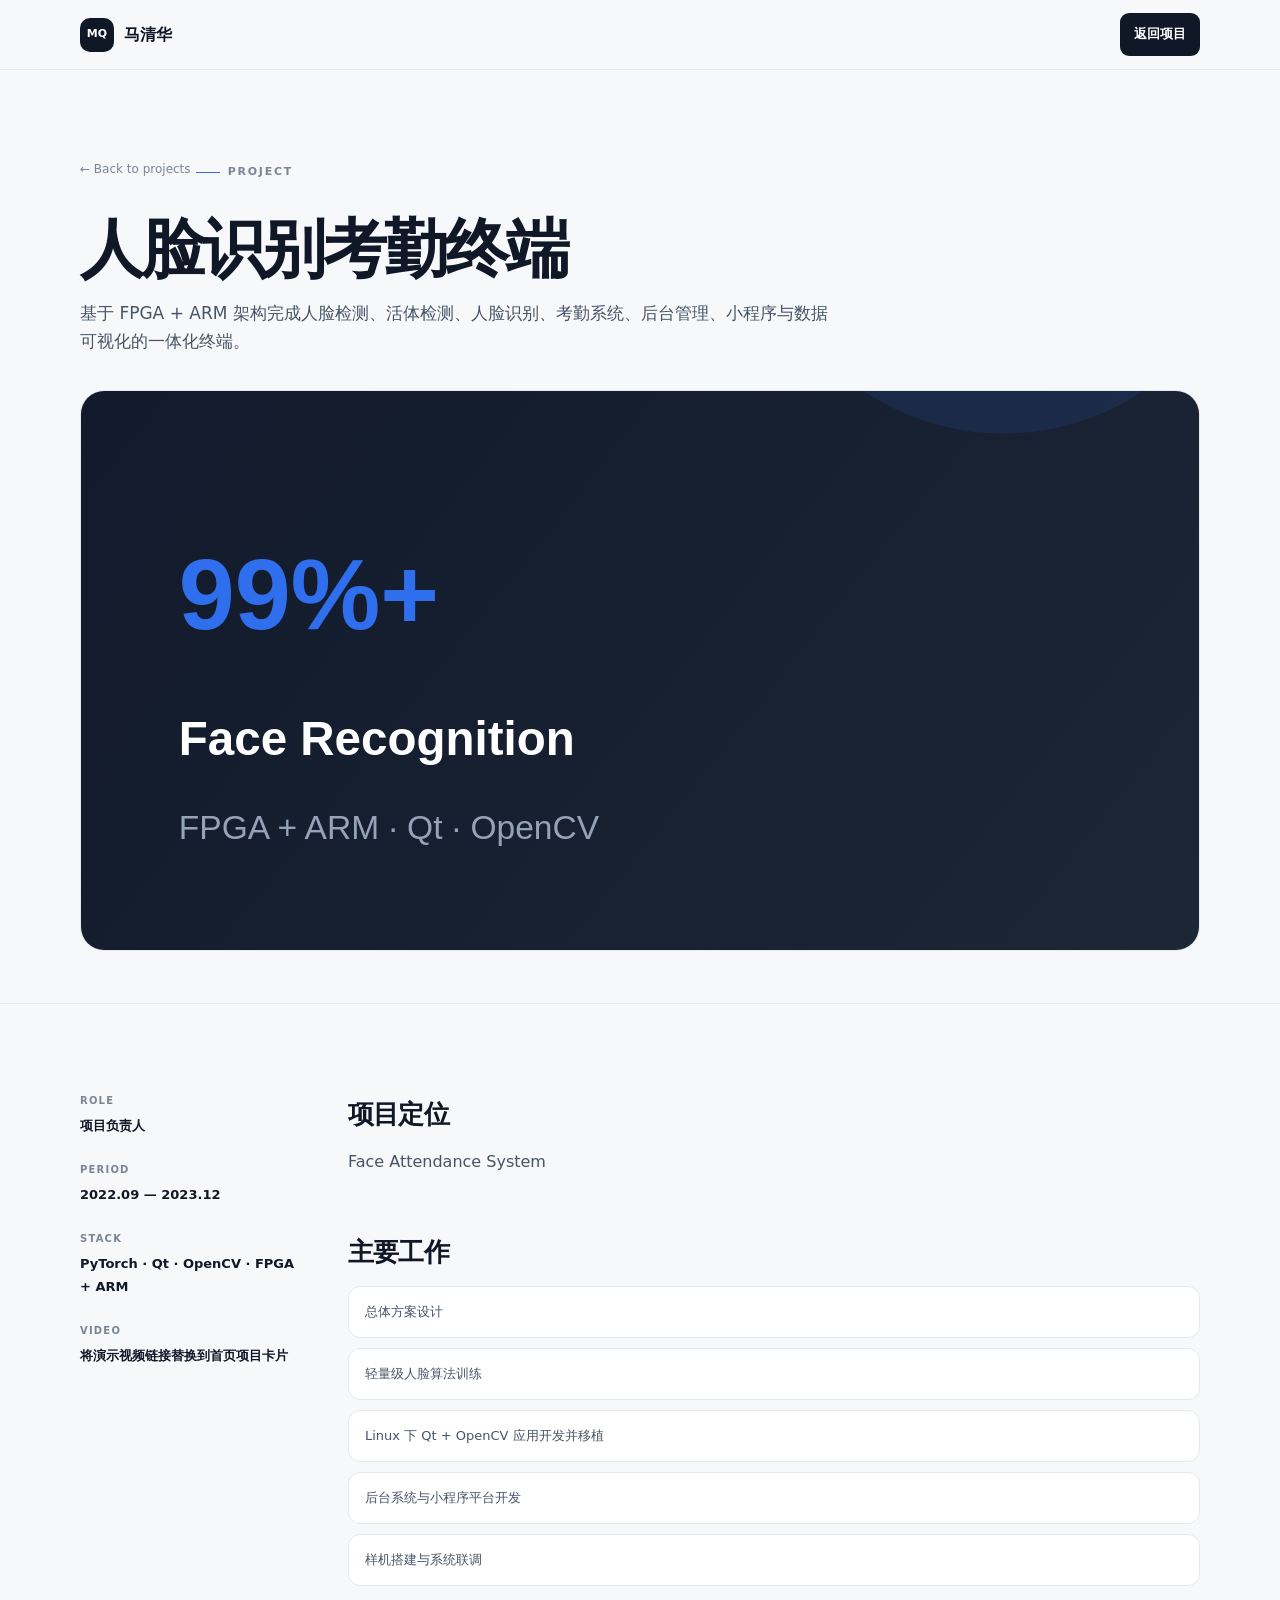
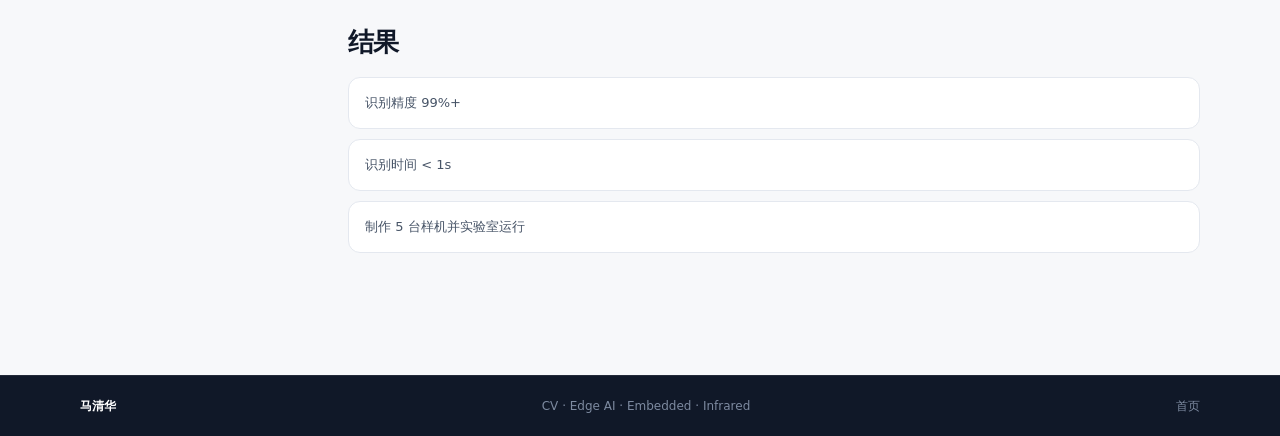
<file: projects/face-attendance.html>
<!doctype html>
<html lang="zh-CN">
<head>
  <meta charset="UTF-8" />
  <meta name="viewport" content="width=device-width, initial-scale=1.0" />
  <title>人脸识别考勤终端｜马清华</title>
  <link rel="icon" href="../favicon.svg" type="image/svg+xml" />
  <link rel="stylesheet" href="../assets/styles/detail.css" />
</head>
<body>
  <header class="site-header"><div class="page-width header-inner"><a class="brand" href="../index.html"><span class="brand-mark">MQ</span><span>马清华</span></a><a class="header-link" href="../index.html#projects">返回项目</a></div></header>
  <main>
    <section class="detail-hero">
      <div class="page-width">
        <a class="detail-back" href="../index.html#projects">← Back to projects</a>
        <p class="eyebrow">PROJECT</p>
        <h1>人脸识别考勤终端</h1>
        <p class="detail-summary">基于 FPGA + ARM 架构完成人脸检测、活体检测、人脸识别、考勤系统、后台管理、小程序与数据可视化的一体化终端。</p>
        <div class="detail-cover"><img src="../assets/images/projects/face-attendance.svg" alt="人脸识别考勤终端"></div>
      </div>
    </section>
    <section class="section">
      <div class="page-width detail-grid">
        <aside class="detail-side">
          <span>ROLE</span><strong>项目负责人</strong>
          <span>PERIOD</span><strong>2022.09 — 2023.12</strong>
          <span>STACK</span><strong>PyTorch · Qt · OpenCV · FPGA + ARM</strong>
          <span>VIDEO</span><strong>将演示视频链接替换到首页项目卡片</strong>
        </aside>
        <div class="detail-content">
          <section><h2>项目定位</h2><p>Face Attendance System</p></section>
          <section><h2>主要工作</h2><ul class="detail-list"><li>总体方案设计</li><li>轻量级人脸算法训练</li><li>Linux 下 Qt + OpenCV 应用开发并移植</li><li>后台系统与小程序平台开发</li><li>样机搭建与系统联调</li></ul></section>
          <section><h2>结果</h2><ul class="detail-list"><li>识别精度 99%+</li><li>识别时间 < 1s</li><li>制作 5 台样机并实验室运行</li></ul></section>
        </div>
      </div>
    </section>
  </main>
  <footer class="site-footer"><div class="page-width footer-inner"><strong>马清华</strong><span>CV · Edge AI · Embedded · Infrared</span><a href="../index.html">首页</a></div></footer>
</body>
</html>
</file>
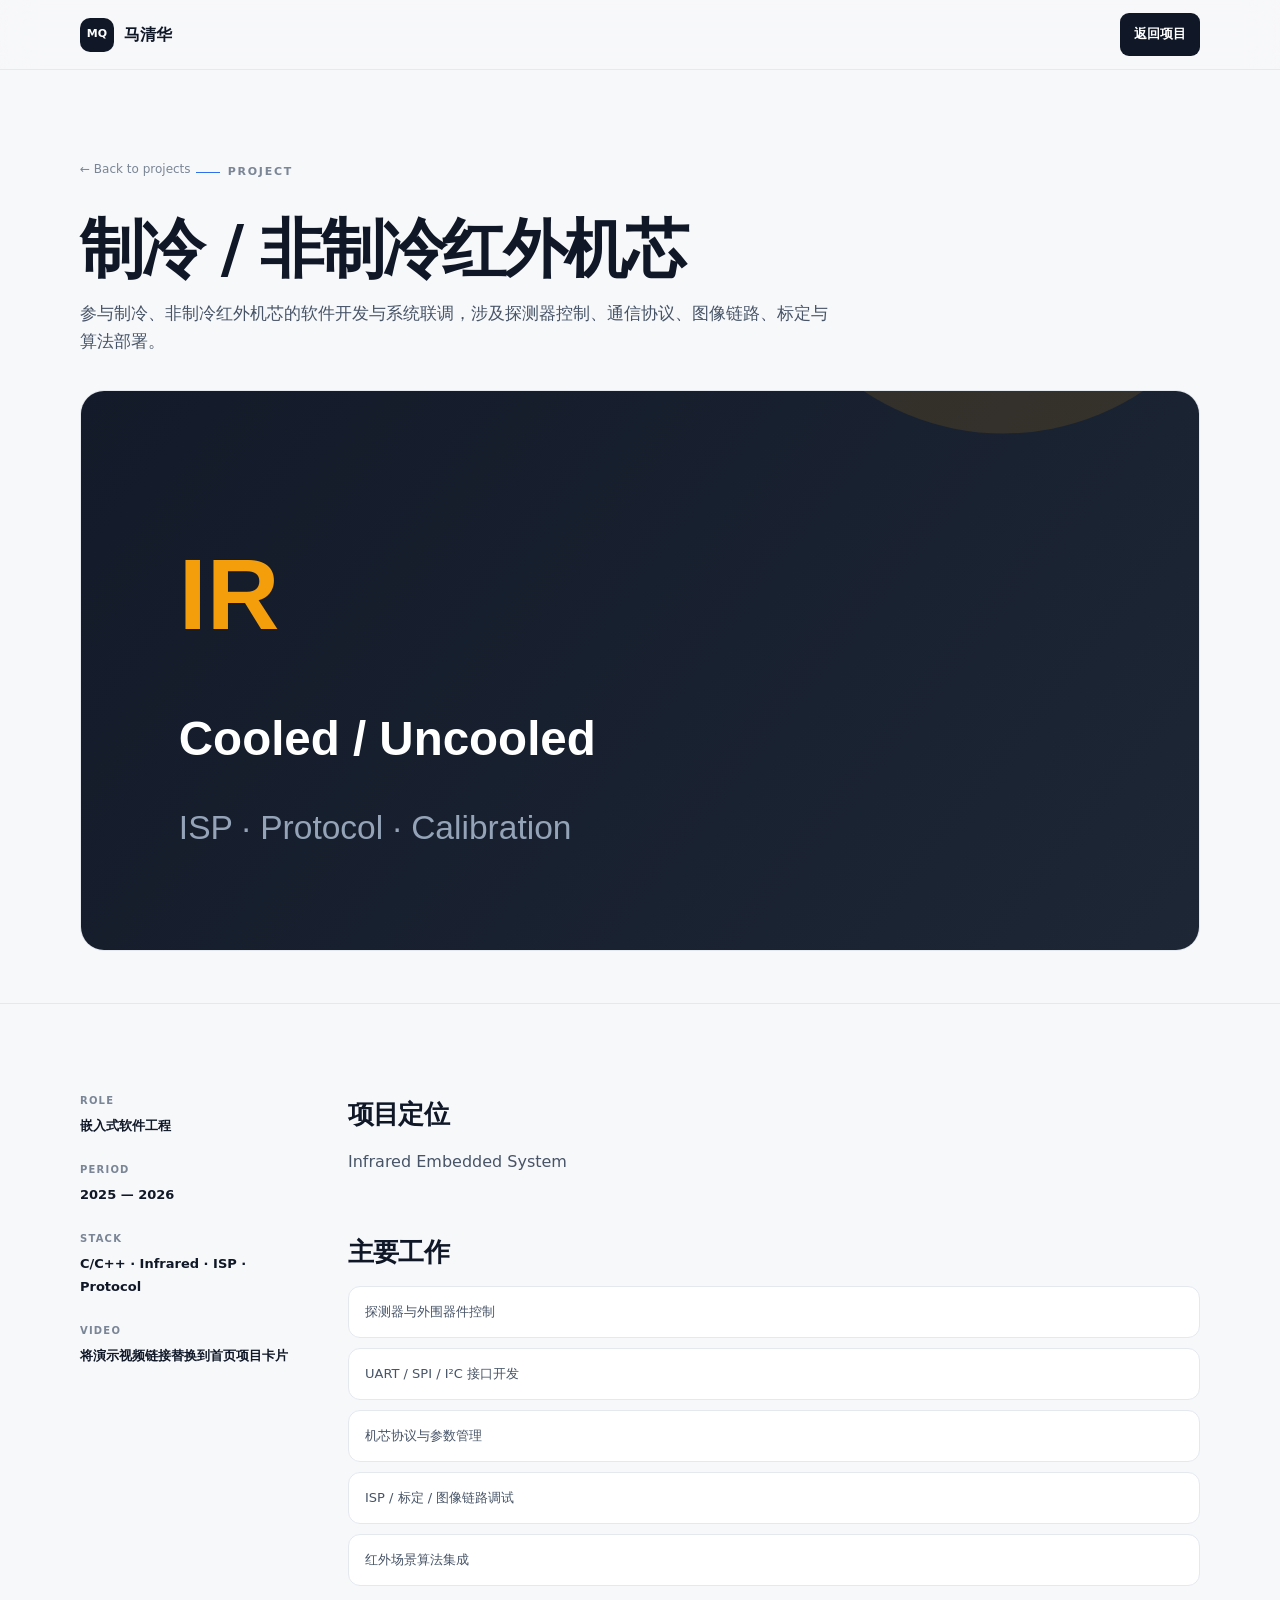
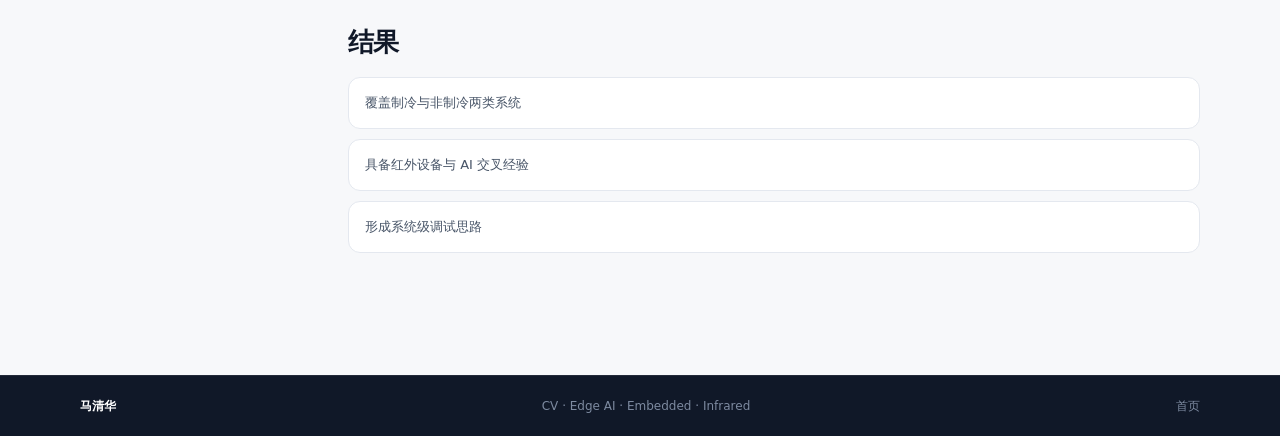
<file: projects/infrared-core.html>
<!doctype html>
<html lang="zh-CN">
<head>
  <meta charset="UTF-8" />
  <meta name="viewport" content="width=device-width, initial-scale=1.0" />
  <title>制冷 / 非制冷红外机芯｜马清华</title>
  <link rel="icon" href="../favicon.svg" type="image/svg+xml" />
  <link rel="stylesheet" href="../assets/styles/detail.css" />
</head>
<body>
  <header class="site-header"><div class="page-width header-inner"><a class="brand" href="../index.html"><span class="brand-mark">MQ</span><span>马清华</span></a><a class="header-link" href="../index.html#projects">返回项目</a></div></header>
  <main>
    <section class="detail-hero">
      <div class="page-width">
        <a class="detail-back" href="../index.html#projects">← Back to projects</a>
        <p class="eyebrow">PROJECT</p>
        <h1>制冷 / 非制冷红外机芯</h1>
        <p class="detail-summary">参与制冷、非制冷红外机芯的软件开发与系统联调，涉及探测器控制、通信协议、图像链路、标定与算法部署。</p>
        <div class="detail-cover"><img src="../assets/images/projects/infrared-core.svg" alt="制冷 / 非制冷红外机芯"></div>
      </div>
    </section>
    <section class="section">
      <div class="page-width detail-grid">
        <aside class="detail-side">
          <span>ROLE</span><strong>嵌入式软件工程</strong>
          <span>PERIOD</span><strong>2025 — 2026</strong>
          <span>STACK</span><strong>C/C++ · Infrared · ISP · Protocol</strong>
          <span>VIDEO</span><strong>将演示视频链接替换到首页项目卡片</strong>
        </aside>
        <div class="detail-content">
          <section><h2>项目定位</h2><p>Infrared Embedded System</p></section>
          <section><h2>主要工作</h2><ul class="detail-list"><li>探测器与外围器件控制</li><li>UART / SPI / I²C 接口开发</li><li>机芯协议与参数管理</li><li>ISP / 标定 / 图像链路调试</li><li>红外场景算法集成</li></ul></section>
          <section><h2>结果</h2><ul class="detail-list"><li>覆盖制冷与非制冷两类系统</li><li>具备红外设备与 AI 交叉经验</li><li>形成系统级调试思路</li></ul></section>
        </div>
      </div>
    </section>
  </main>
  <footer class="site-footer"><div class="page-width footer-inner"><strong>马清华</strong><span>CV · Edge AI · Embedded · Infrared</span><a href="../index.html">首页</a></div></footer>
</body>
</html>
</file>
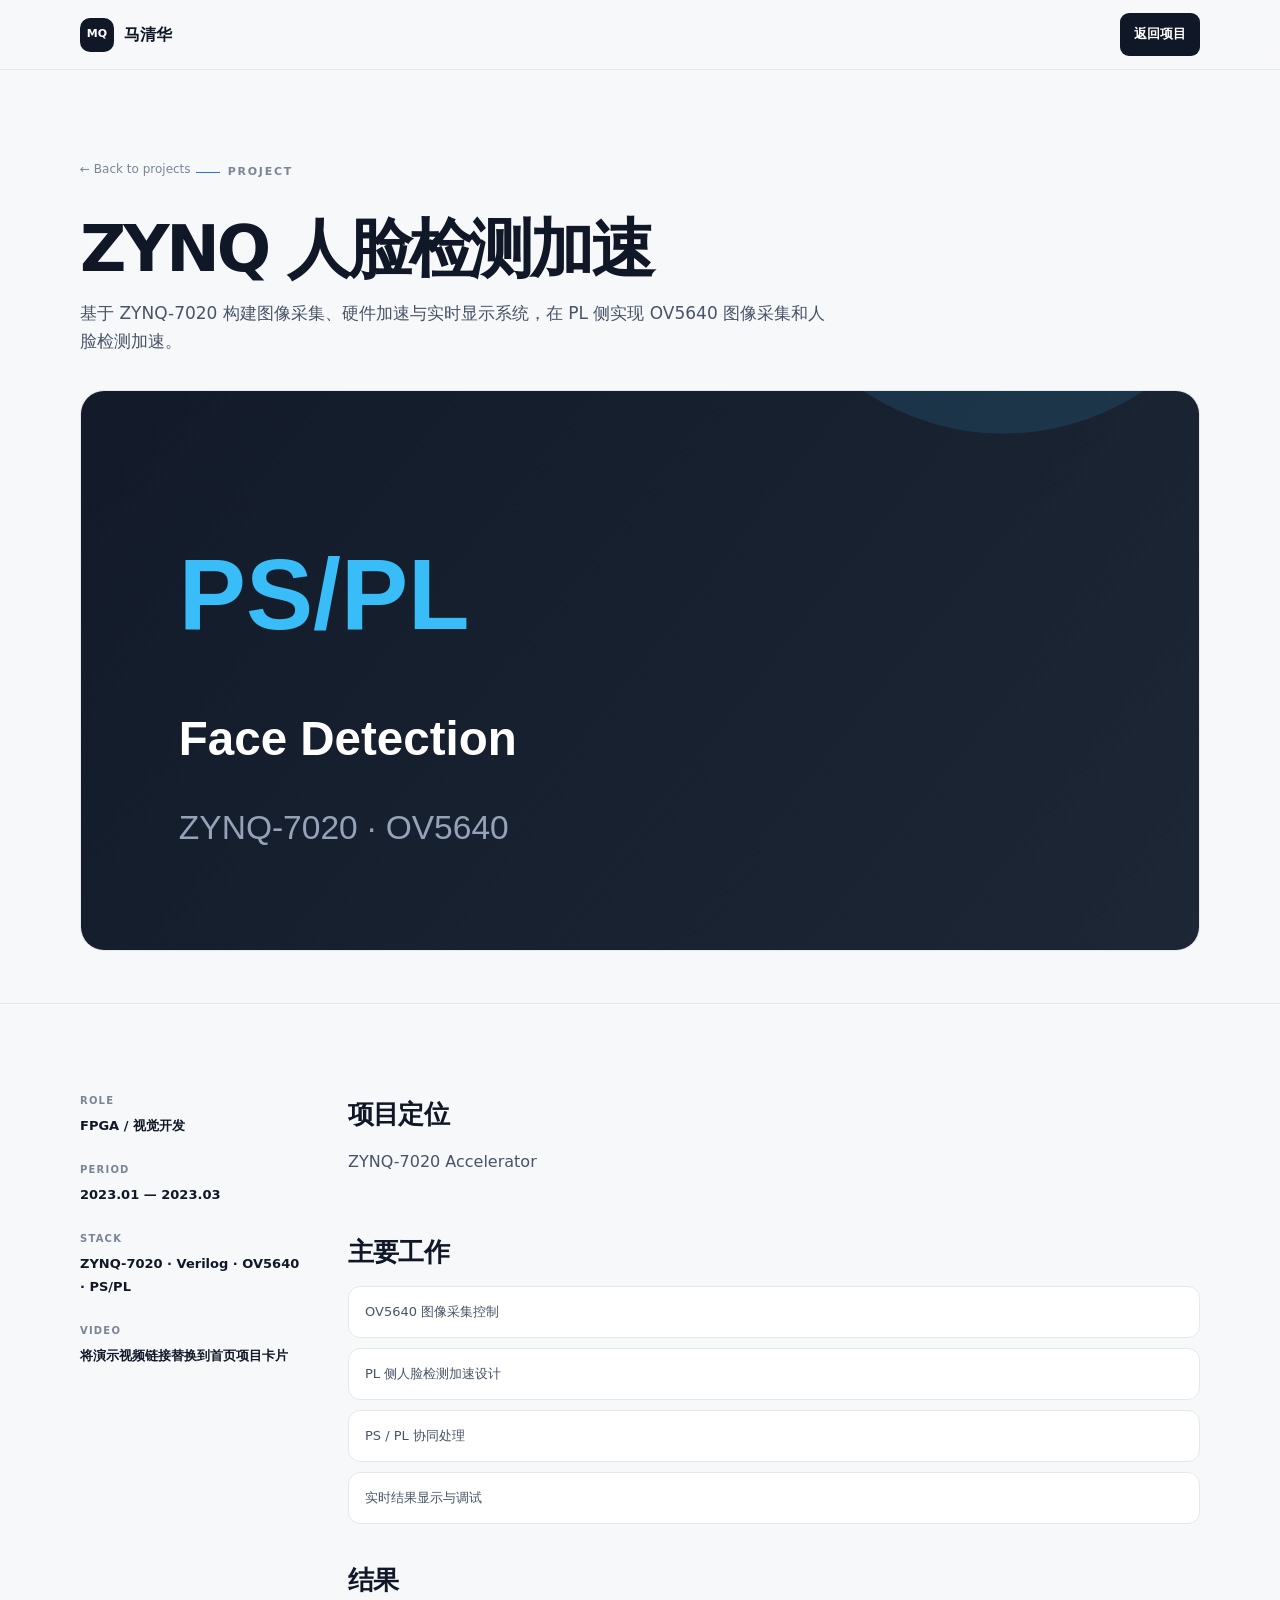
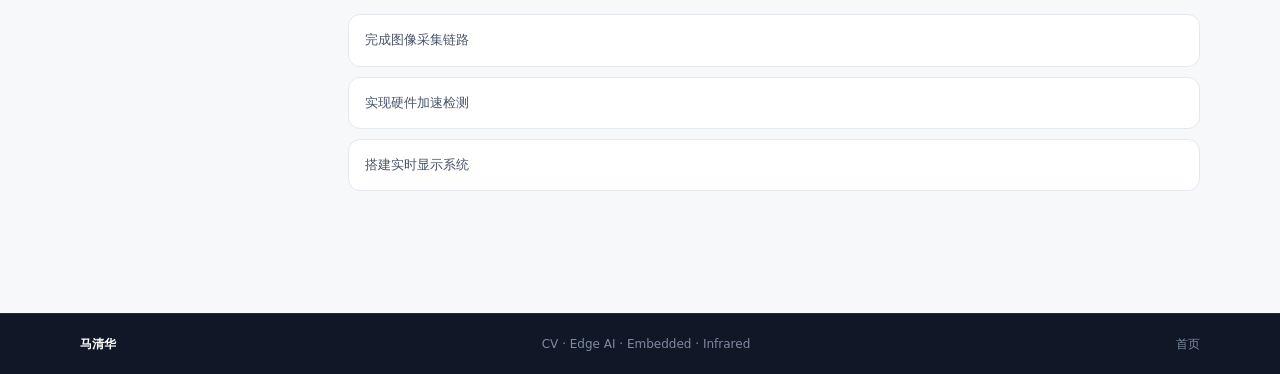
<file: projects/zynq-face.html>
<!doctype html>
<html lang="zh-CN">
<head>
  <meta charset="UTF-8" />
  <meta name="viewport" content="width=device-width, initial-scale=1.0" />
  <title>ZYNQ 人脸检测加速｜马清华</title>
  <link rel="icon" href="../favicon.svg" type="image/svg+xml" />
  <link rel="stylesheet" href="../assets/styles/detail.css" />
</head>
<body>
  <header class="site-header"><div class="page-width header-inner"><a class="brand" href="../index.html"><span class="brand-mark">MQ</span><span>马清华</span></a><a class="header-link" href="../index.html#projects">返回项目</a></div></header>
  <main>
    <section class="detail-hero">
      <div class="page-width">
        <a class="detail-back" href="../index.html#projects">← Back to projects</a>
        <p class="eyebrow">PROJECT</p>
        <h1>ZYNQ 人脸检测加速</h1>
        <p class="detail-summary">基于 ZYNQ-7020 构建图像采集、硬件加速与实时显示系统，在 PL 侧实现 OV5640 图像采集和人脸检测加速。</p>
        <div class="detail-cover"><img src="../assets/images/projects/zynq-face.svg" alt="ZYNQ 人脸检测加速"></div>
      </div>
    </section>
    <section class="section">
      <div class="page-width detail-grid">
        <aside class="detail-side">
          <span>ROLE</span><strong>FPGA / 视觉开发</strong>
          <span>PERIOD</span><strong>2023.01 — 2023.03</strong>
          <span>STACK</span><strong>ZYNQ-7020 · Verilog · OV5640 · PS/PL</strong>
          <span>VIDEO</span><strong>将演示视频链接替换到首页项目卡片</strong>
        </aside>
        <div class="detail-content">
          <section><h2>项目定位</h2><p>ZYNQ-7020 Accelerator</p></section>
          <section><h2>主要工作</h2><ul class="detail-list"><li>OV5640 图像采集控制</li><li>PL 侧人脸检测加速设计</li><li>PS / PL 协同处理</li><li>实时结果显示与调试</li></ul></section>
          <section><h2>结果</h2><ul class="detail-list"><li>完成图像采集链路</li><li>实现硬件加速检测</li><li>搭建实时显示系统</li></ul></section>
        </div>
      </div>
    </section>
  </main>
  <footer class="site-footer"><div class="page-width footer-inner"><strong>马清华</strong><span>CV · Edge AI · Embedded · Infrared</span><a href="../index.html">首页</a></div></footer>
</body>
</html>
</file>
<file: assets/styles/main.css>
@import "./base.css";
@import "./layout.css";
@import "./components.css";
@import "./sections/header.css";
@import "./sections/hero.css";
@import "./sections/skills.css";
@import "./sections/projects.css";
@import "./sections/papers.css";
@import "./sections/contact.css";
@import "./sections/footer.css";
@import "./responsive.css";
</file>
<file: assets/styles/project-detail.css>
@import "./base.css";
@import "./layout.css";
@import "./components.css";
@import "./sections/header.css";
@import "./sections/footer.css";
@import "./responsive.css";

.detail-hero { padding: 92px 0 70px; }
.detail-back {
  display: inline-flex;
  margin-bottom: 26px;
  color: var(--text-3);
  font-size: 12px;
}
.detail-hero h1 {
  max-width: 850px;
  margin: 14px 0;
  font-size: clamp(42px, 6vw, 68px);
  line-height: 1.08;
  letter-spacing: -.055em;
}
.detail-lead { max-width: 760px; color: var(--text-2); font-size: 17px; }
.detail-cover {
  margin-top: 42px;
  overflow: hidden;
  border-radius: 24px;
  border: 1px solid var(--line);
  background: #111827;
}
.detail-cover img { width: 100%; max-height: 560px; object-fit: cover; }
.detail-grid {
  display: grid;
  grid-template-columns: 220px 1fr;
  gap: 54px;
}
.detail-side {
  position: sticky;
  top: 100px;
  align-self: start;
}
.detail-side span {
  display: block;
  margin-bottom: 8px;
  color: var(--text-3);
  font-size: 10px;
  font-weight: 800;
  letter-spacing: .12em;
}
.detail-side strong { display: block; margin-bottom: 28px; font-size: 13px; }
.detail-content h2 { margin: 0 0 14px; font-size: 28px; letter-spacing: -.035em; }
.detail-content p { margin-bottom: 24px; color: var(--text-2); }
.detail-content section { padding: 0 0 42px; }
.detail-list { display: grid; gap: 10px; }
.detail-list li {
  padding: 15px 17px;
  border: 1px solid var(--line);
  border-radius: 12px;
  background: white;
  color: var(--text-2);
  font-size: 13px;
}
@media (max-width: 760px) {
  .detail-grid { grid-template-columns: 1fr; }
  .detail-side { position: static; }
}
</file>
<file: assets/styles/detail.css>
@import "./base.css";
@import "./layout.css";
@import "./components.css";
@import "./sections/header.css";
@import "./sections/footer.css";
@import "./responsive.css";
.detail-hero { padding: 84px 0 52px; }
.detail-back { display: inline-flex; margin-bottom: 22px; color: var(--text-3); font-size: 12px; }
.detail-hero h1 { margin: 14px 0; max-width: 850px; font-size: clamp(38px, 6vw, 64px); line-height: 1.08; letter-spacing: -.05em; }
.detail-summary { max-width: 760px; color: var(--text-2); font-size: 17px; }
.detail-cover { margin-top: 34px; overflow: hidden; border-radius: 24px; border: 1px solid var(--line); }
.detail-cover img { width: 100%; aspect-ratio: 16 / 8; object-fit: cover; }
.detail-grid { display: grid; grid-template-columns: 220px 1fr; gap: 48px; }
.detail-side { align-self: start; position: sticky; top: 90px; }
.detail-side span { display: block; margin-bottom: 6px; color: var(--text-3); font-size: 10px; font-weight: 800; letter-spacing: .12em; }
.detail-side strong { display: block; margin-bottom: 24px; font-size: 13px; }
.detail-content section { padding-bottom: 34px; }
.detail-content h2 { margin-bottom: 12px; font-size: 26px; letter-spacing: -.03em; }
.detail-content p { color: var(--text-2); margin-bottom: 20px; }
.detail-list { display: grid; gap: 10px; }
.detail-list li { padding: 14px 16px; border: 1px solid var(--line); border-radius: 12px; background: white; color: var(--text-2); font-size: 13px; }
@media (max-width: 760px) { .detail-grid { grid-template-columns: 1fr; } .detail-side { position: static; } }
</file>
